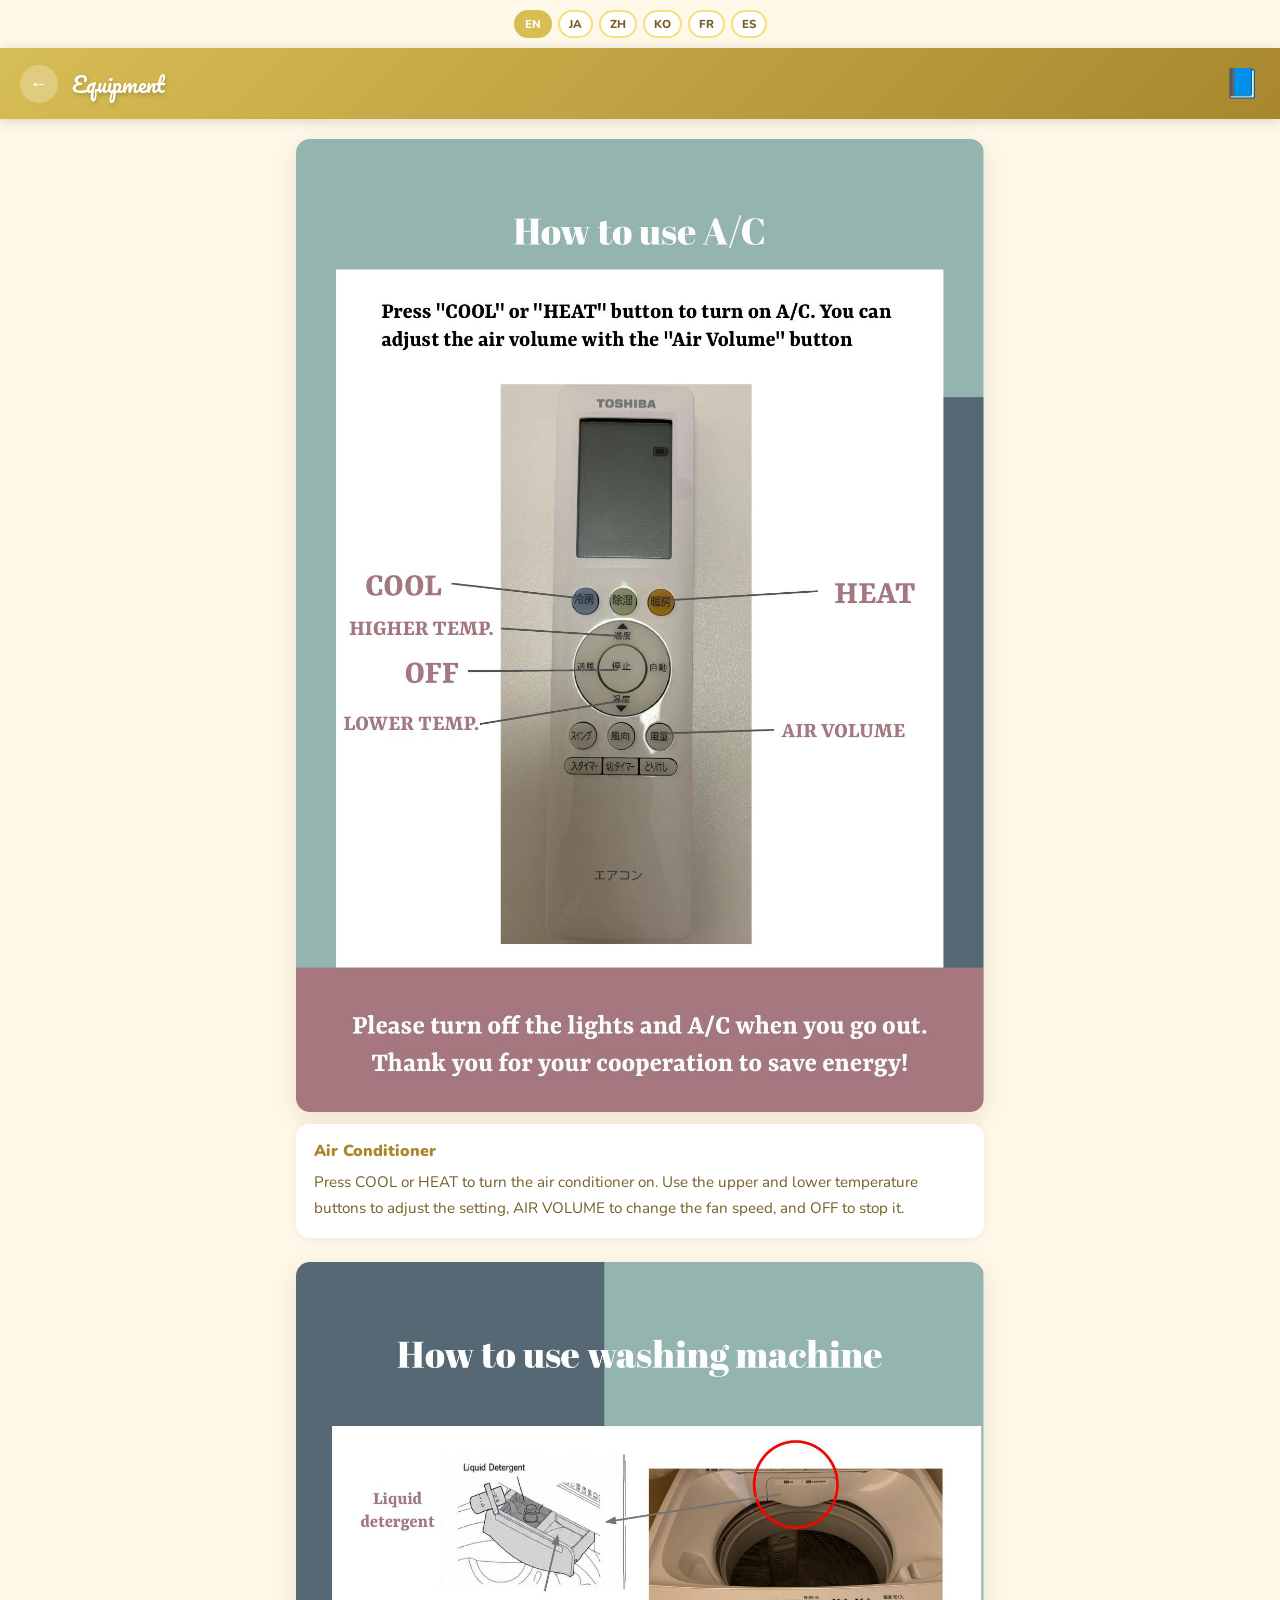
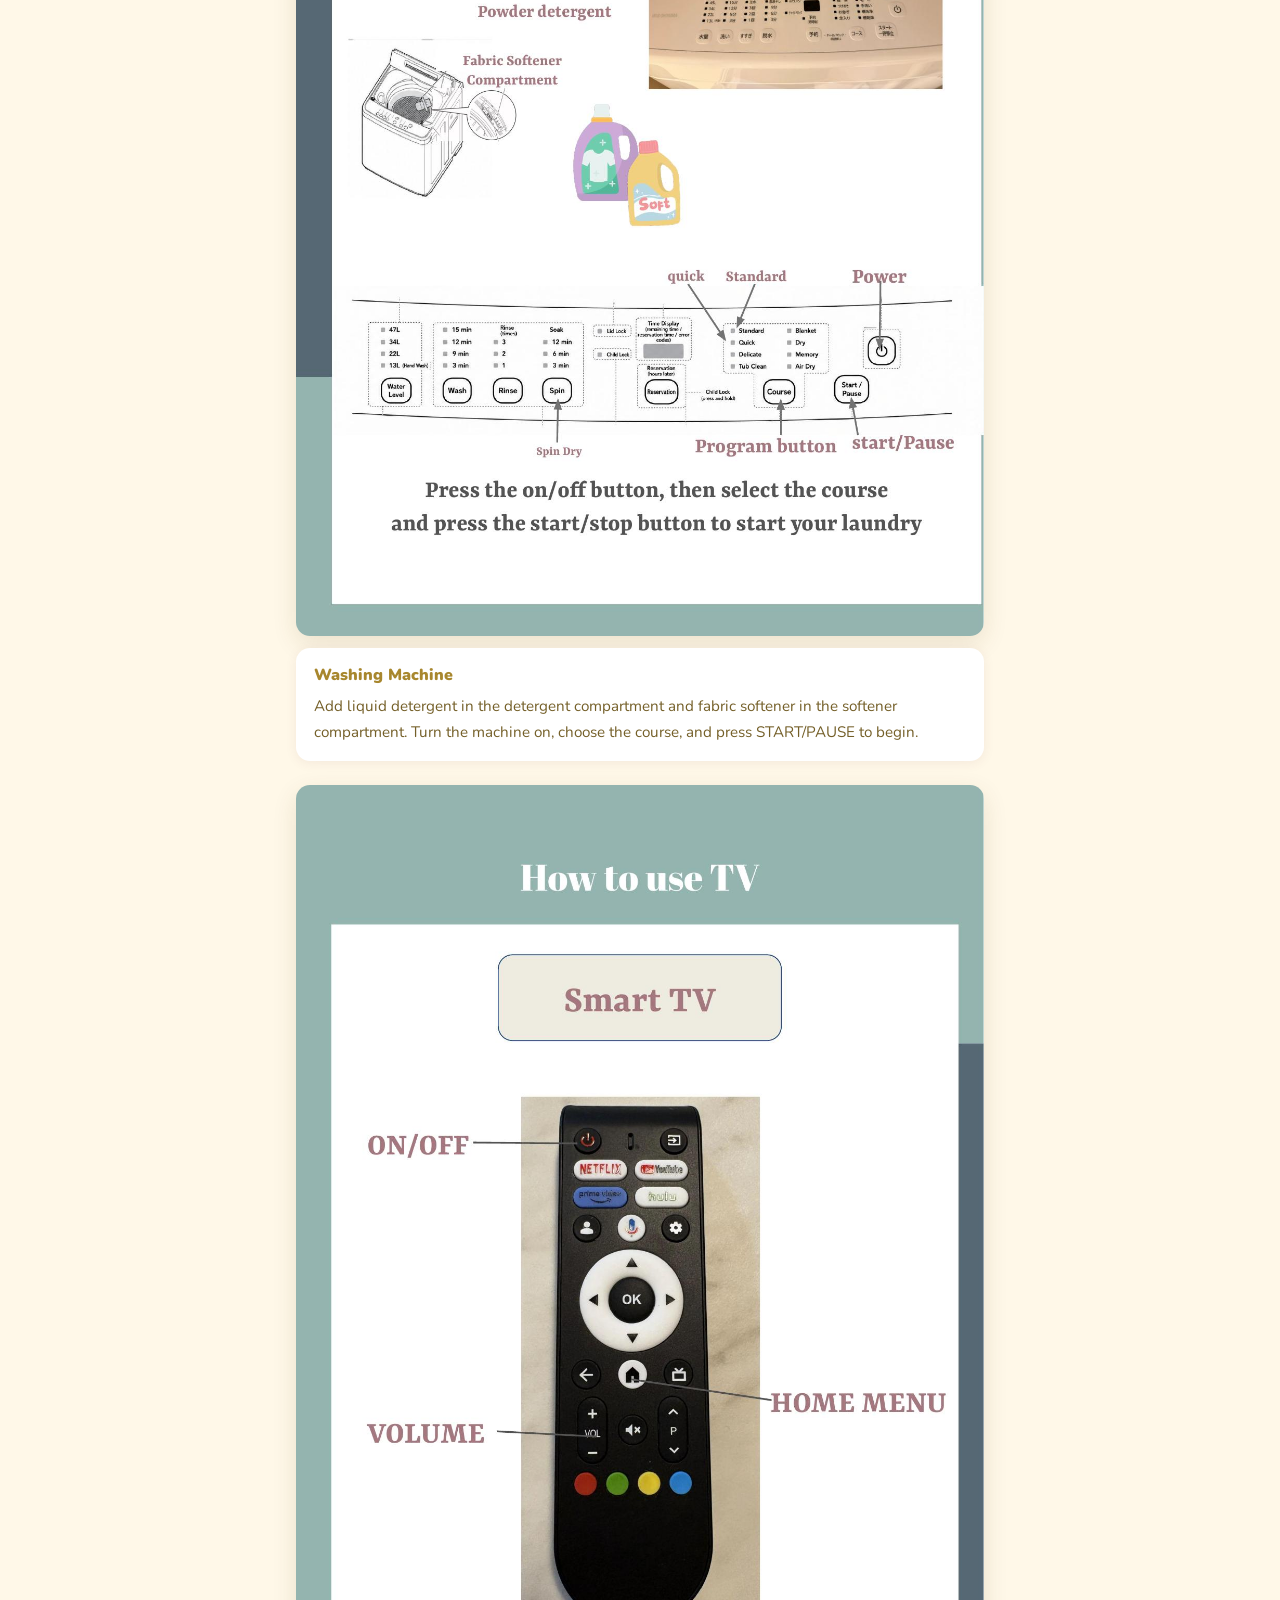
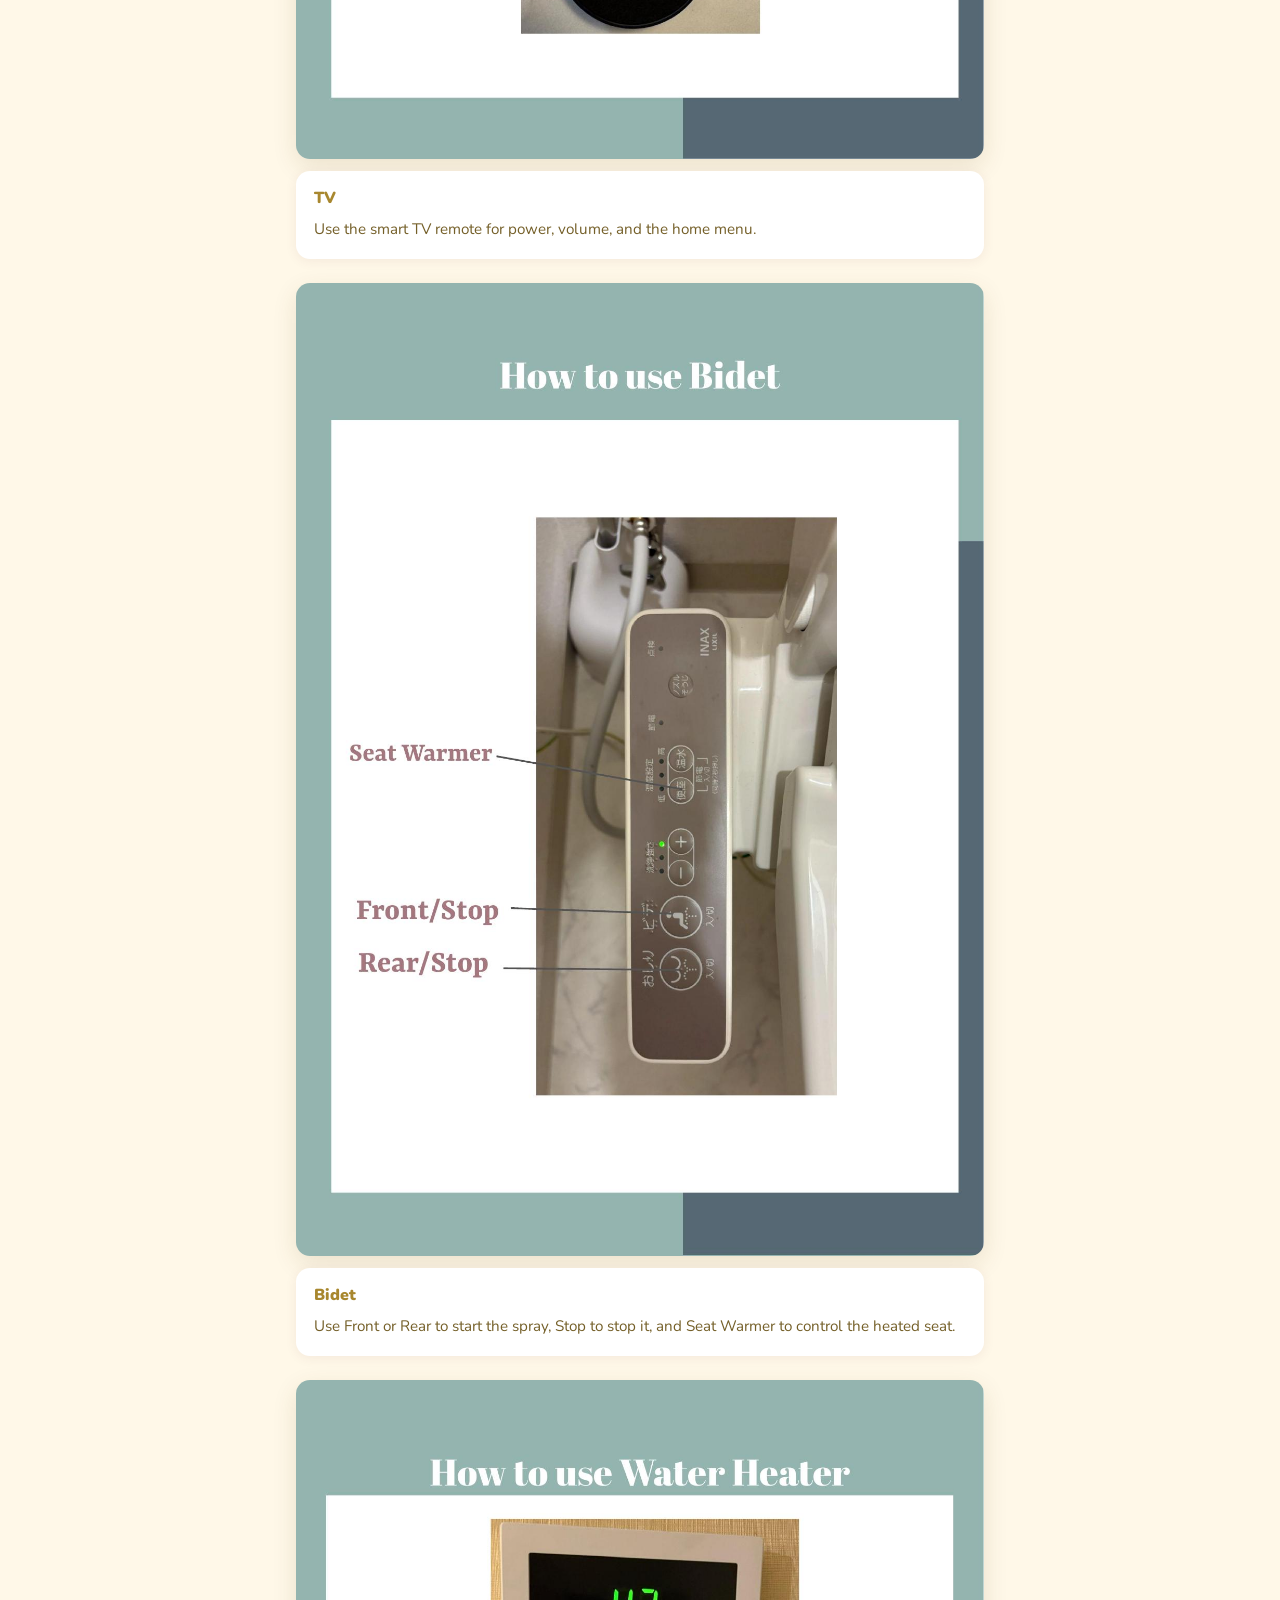
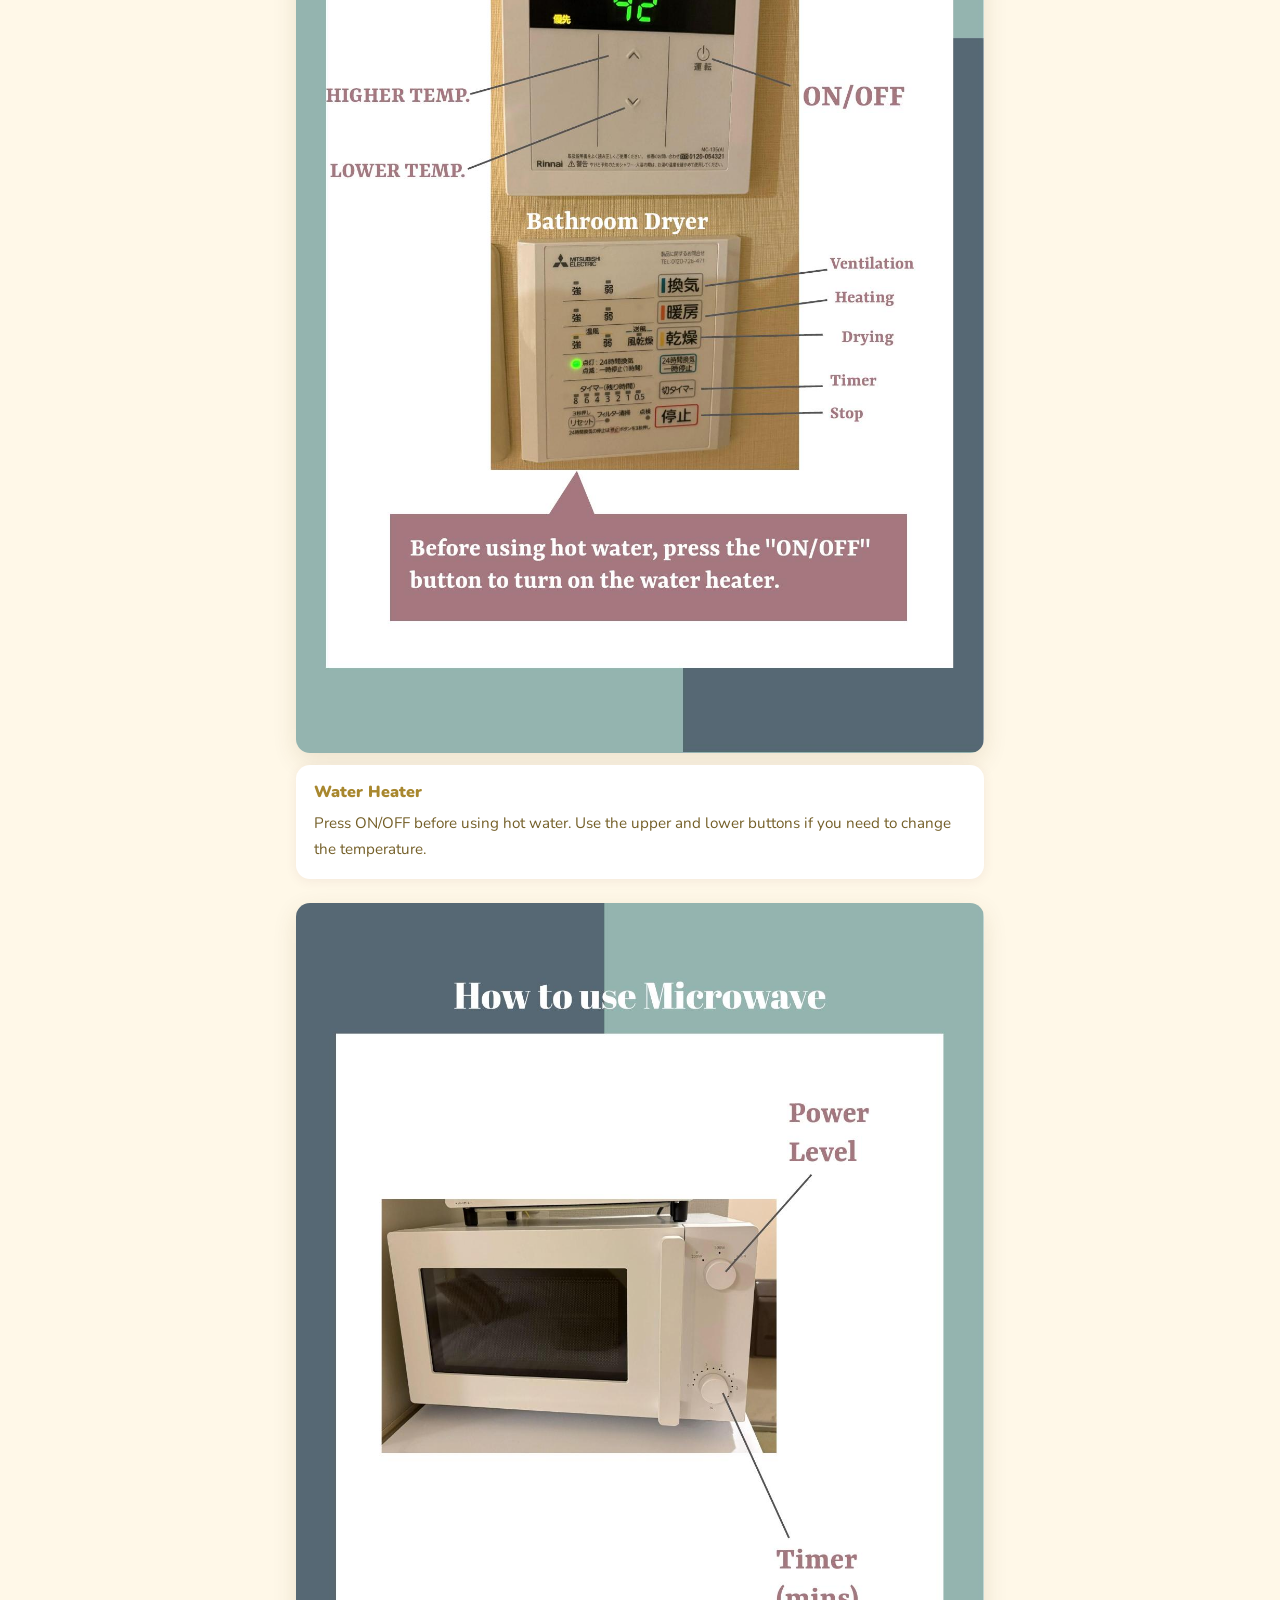
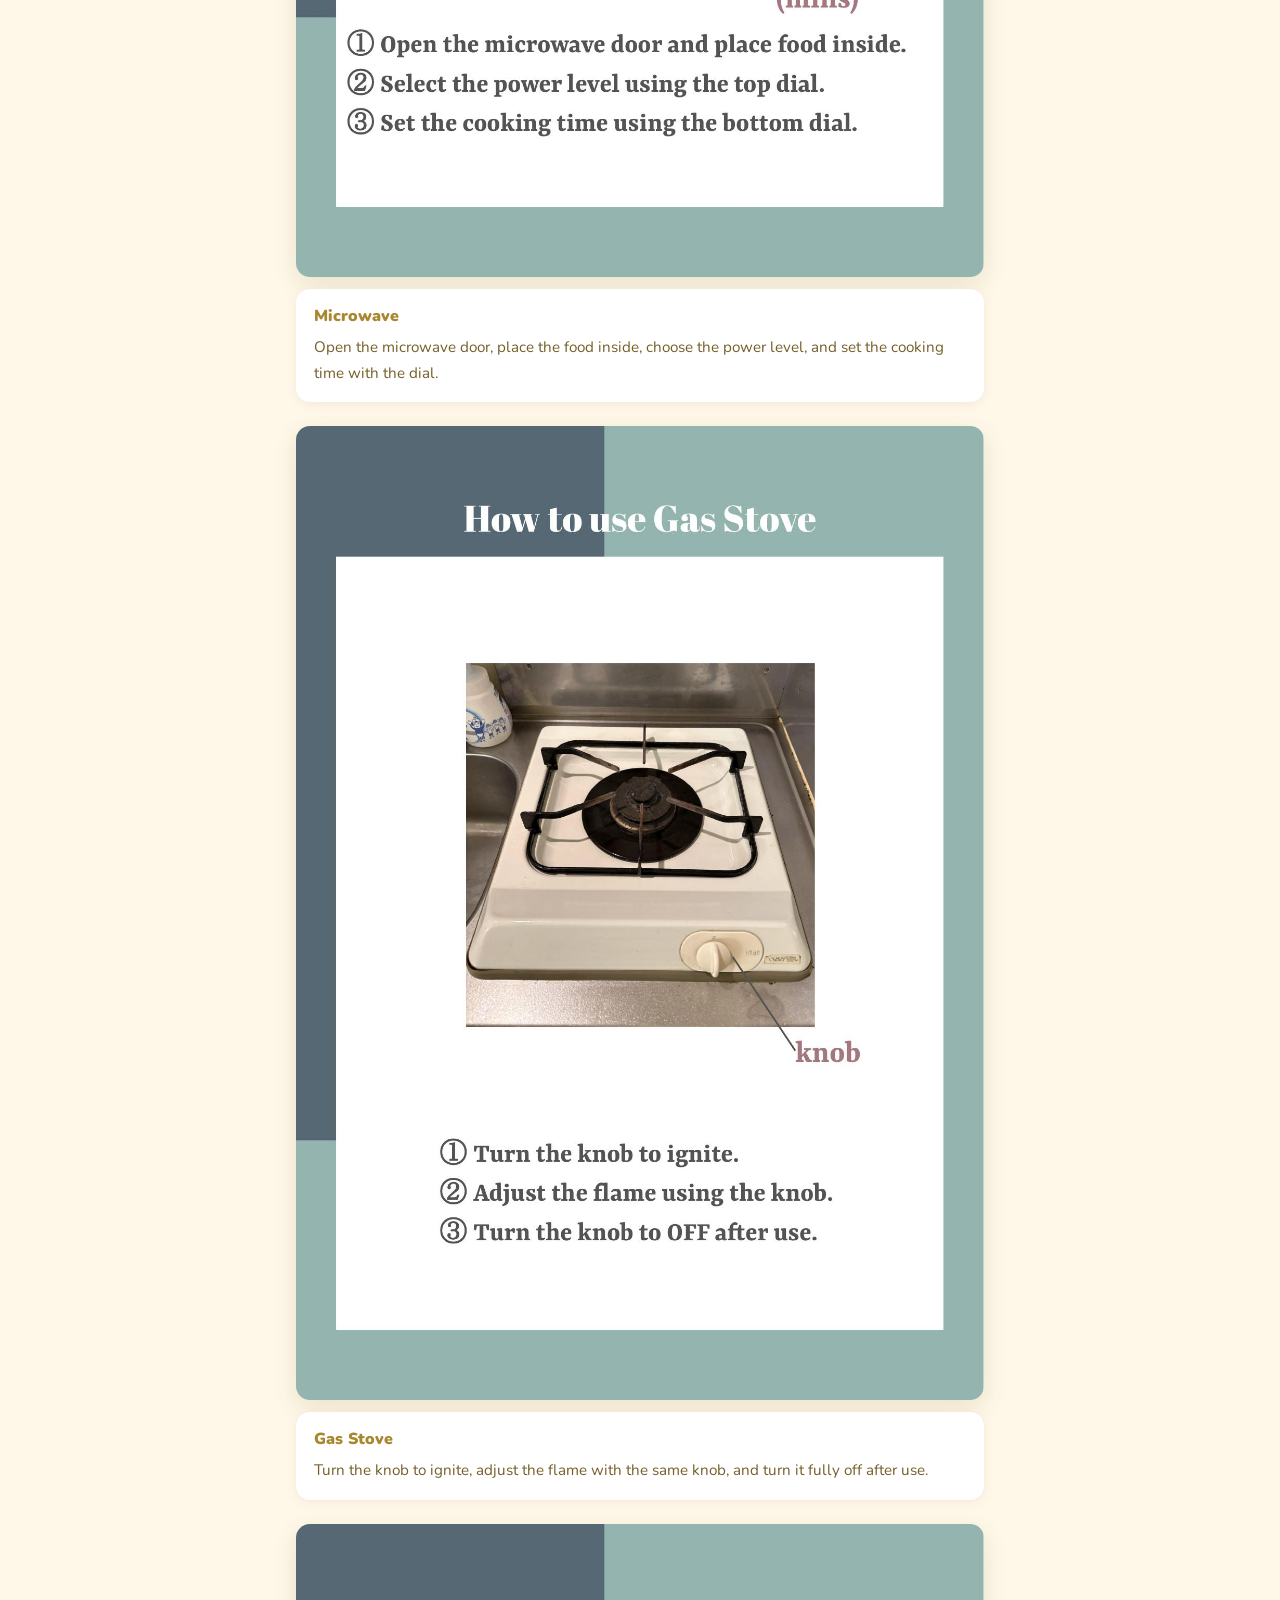
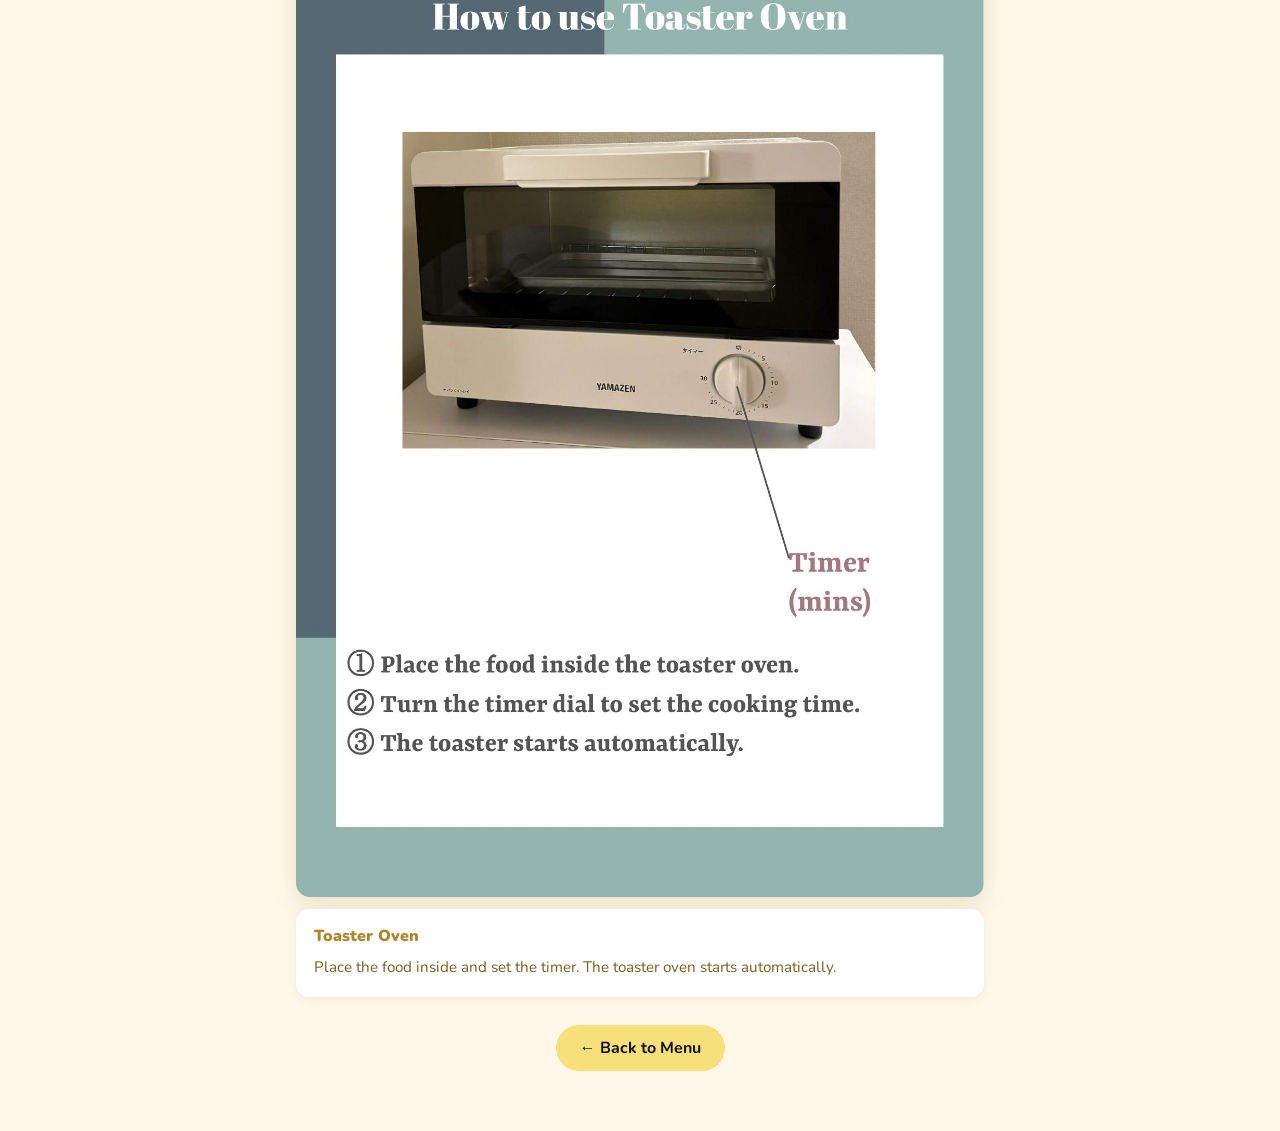
<file: equipment/index.html>
<!DOCTYPE html>
<html lang="en">
<head>
<meta charset="UTF-8">
<meta name="viewport" content="width=device-width, initial-scale=1.0">
<title>Equipment - Maison Notle 103</title>
<link href="https://fonts.googleapis.com/css2?family=Nunito:wght@600;700;800;900&family=Pacifico&display=swap" rel="stylesheet">
<link rel="stylesheet" href="../assets/cute-pack.css">
<link rel="stylesheet" href="../assets/i18n.css">
<style>
:root{--accent:#d7bd55;--accent-dark:#a8872e;--accent-light:#f7df7c;--cream:#fff8e8;--text-dark:#4a3b16;--text-mid:#745f28;}
*{box-sizing:border-box;margin:0;padding:0;}
body{font-family:'Nunito',sans-serif;background:var(--cream);color:var(--text-dark);min-height:100vh;}
.lang-bar{display:flex;justify-content:center;gap:6px;padding:10px 16px;flex-wrap:wrap;background:var(--cream);}
.lang-btn{border:2px solid var(--accent-light);background:rgba(255,255,255,0.92);border-radius:50px;padding:4px 9px;font-family:'Nunito',sans-serif;font-size:.72rem;font-weight:800;color:var(--text-mid);cursor:pointer;transition:all .2s;}
.lang-btn.active{background:var(--accent);border-color:var(--accent);color:#fff;}
.top-bar{background:linear-gradient(135deg,var(--accent) 0%,var(--accent-dark) 100%);padding:16px 20px;display:flex;align-items:center;gap:14px;position:sticky;top:0;z-index:10;box-shadow:0 2px 12px rgba(0,0,0,.15);}
.back-btn{background:rgba(255,255,255,.25);border:none;border-radius:50%;width:38px;height:38px;display:flex;align-items:center;justify-content:center;cursor:pointer;font-size:1.2rem;color:#fff;text-decoration:none;flex-shrink:0;transition:background .2s;}
.back-btn:hover{background:rgba(255,255,255,.4);}
.top-title{font-family:'Pacifico',cursive;font-size:1.3rem;color:#fff;text-shadow:1px 2px 4px rgba(0,0,0,.2);flex:1;}
.top-emoji{font-size:1.8rem;}
.content{padding:20px 16px 40px;max-width:720px;margin:0 auto;}
.equipment-item{margin:0 0 24px;}
.equipment-photo{width:100%;display:block;border-radius:14px;box-shadow:0 8px 24px rgba(92,64,12,.12);}
.info-card{background:#fff;border-radius:14px;padding:16px 18px;margin-top:12px;box-shadow:0 2px 12px rgba(120,50,80,.08);}
.info-card h3{font-size:1rem;font-weight:900;color:var(--accent-dark);margin-bottom:8px;}
.info-card p{font-size:.95rem;line-height:1.7;color:var(--text-mid);}
.back-footer{text-align:center;margin-top:28px;padding-bottom:20px;}
.back-footer a{display:inline-flex;align-items:center;gap:8px;color:#111;font-weight:700;font-size:1rem;text-decoration:none;background:var(--accent-light);padding:12px 24px;border-radius:50px;transition:opacity .2s;}
.back-footer a:hover{opacity:.8;}
</style>
</head>
<body>
<div class="lang-bar">
  <button class="lang-btn active" data-lang="en">EN</button>
  <button class="lang-btn" data-lang="ja">JA</button>
  <button class="lang-btn" data-lang="zh">ZH</button>
  <button class="lang-btn" data-lang="ko">KO</button>
  <button class="lang-btn" data-lang="fr">FR</button>
  <button class="lang-btn" data-lang="es">ES</button>
  <!-- Buttons use data-lang; shared i18n.js will bind clicks and persist language -->
  </div>
<div class="top-bar">
  <a class="back-btn" href="../">&larr;</a>
  <div class="top-title">Equipment</div>
  <div class="top-emoji">📘</div>
</div>
<main class="content">
  <div id="equipment-list"></div>
  <div class="back-footer"><a id="back-link" href="../">&larr; Back to Menu</a></div>
</main>
<script>
const STRINGS = {
  en: { back: '&larr; Back to Menu' },
  ja: { back: '&larr; メニューへ戻る' },
  zh: { back: '&larr; 返回菜单' },
  ko: { back: '&larr; 메뉴로 돌아가기' },
  fr: { back: '&larr; Retour au menu' },
  es: { back: '&larr; Volver al menu' }
};
const SECTIONS = [{"image": "./assets/pdf-pages/page-1.jpg", "title": {"en": "Air Conditioner", "ja": "エアコン", "zh": "空调", "ko": "에어컨", "fr": "Climatiseur", "es": "Aire acondicionado"}, "body": {"en": "Press COOL or HEAT to turn the air conditioner on. Use the upper and lower temperature buttons to adjust the setting, AIR VOLUME to change the fan speed, and OFF to stop it.", "ja": "冷房または暖房を押してエアコンを起動します。上下の温度ボタンで温度、AIR VOLUMEで風量を調整し、OFFで停止してください。", "zh": "按 COOL 或 HEAT 启动空调。用上下温度键调节温度，用 AIR VOLUME 调节风量，按 OFF 关闭。", "ko": "COOL 또는 HEAT 버튼으로 에어컨을 켜세요. 위아래 온도 버튼으로 온도를, AIR VOLUME으로 풍량을 조절하고 OFF로 끄면 됩니다.", "fr": "Appuyez sur COOL ou HEAT pour allumer la climatisation. Utilisez les boutons de temperature pour regler la temperature, AIR VOLUME pour la ventilation, puis OFF pour l arreter.", "es": "Pulse COOL o HEAT para encender el aire acondicionado. Use los botones de temperatura para ajustar la temperatura, AIR VOLUME para el caudal y OFF para apagarlo."}}, {"image": "./assets/pdf-pages/page-2.jpg", "title": {"en": "Washing Machine", "ja": "洗濯機", "zh": "洗衣机", "ko": "세탁기", "fr": "Machine a laver", "es": "Lavadora"}, "body": {"en": "Add liquid detergent in the detergent compartment and fabric softener in the softener compartment. Turn the machine on, choose the course, and press START/PAUSE to begin.", "ja": "洗剤投入口に液体洗剤、柔軟剤投入口に柔軟剤を入れてください。電源を入れ、コースを選び、START/PAUSEで洗濯を始めます。", "zh": "将液体洗涤剂加入洗剂格，将柔顺剂加入柔顺剂格。打开电源，选择程序后按 START/PAUSE 开始洗衣。", "ko": "세제 칸에 액체 세제를, 유연제 칸에 섬유유연제를 넣어 주세요. 전원을 켜고 코스를 선택한 뒤 START/PAUSE를 누르면 시작됩니다.", "fr": "Ajoutez la lessive liquide dans le compartiment detergent et l assouplissant dans le compartiment reserve. Allumez la machine, choisissez le programme puis appuyez sur START/PAUSE.", "es": "Ponga el detergente liquido en el compartimento del detergente y el suavizante en su compartimento. Encienda la maquina, elija el programa y pulse START/PAUSE."}}, {"image": "./assets/pdf-pages/page-3.jpg", "title": {"en": "TV", "ja": "テレビ", "zh": "电视", "ko": "TV", "fr": "Television", "es": "Television"}, "body": {"en": "Use the smart TV remote for power, volume, and the home menu.", "ja": "スマートテレビのリモコンで電源、音量、ホームメニューを操作できます。", "zh": "使用智能电视遥控器控制电源、音量和主菜单。", "ko": "스마트 TV 리모컨으로 전원, 음량, 홈 메뉴를 조작할 수 있습니다.", "fr": "Utilisez la telecommande de la Smart TV pour l alimentation, le volume et le menu principal.", "es": "Use el mando del Smart TV para el encendido, el volumen y el menu principal."}}, {"image": "./assets/pdf-pages/page-4.jpg", "title": {"en": "Bidet", "ja": "ウォシュレット", "zh": "智能马桶冲洗", "ko": "비데", "fr": "Bidet", "es": "Bide"}, "body": {"en": "Use Front or Rear to start the spray, Stop to stop it, and Seat Warmer to control the heated seat.", "ja": "前面または後面ボタンで洗浄を開始し、Stopで停止します。Seat Warmerで便座の温度を調整できます。", "zh": "按 Front 或 Rear 开始冲洗，按 Stop 停止，Seat Warmer 用于调节座圈加热。", "ko": "Front 또는 Rear 버튼으로 세정을 시작하고 Stop으로 멈춥니다. Seat Warmer로 변좌 온도를 조절할 수 있습니다.", "fr": "Utilisez Front ou Rear pour demarrer le jet, Stop pour l arreter, et Seat Warmer pour regler la lunette chauffante.", "es": "Use Front o Rear para iniciar el chorro, Stop para detenerlo y Seat Warmer para ajustar el asiento calefactado."}}, {"image": "./assets/pdf-pages/page-5.jpg", "title": {"en": "Water Heater", "ja": "給湯器", "zh": "热水器", "ko": "온수기", "fr": "Chauffe-eau", "es": "Calentador de agua"}, "body": {"en": "Press ON/OFF before using hot water. Use the upper and lower buttons if you need to change the temperature.", "ja": "お湯を使う前にON/OFFを押してください。温度を変えたいときは上下ボタンで調整します。", "zh": "使用热水前请先按 ON/OFF。如需调节温度，请使用上下按钮。", "ko": "온수를 사용하기 전에 ON/OFF를 눌러 주세요. 온도를 바꾸려면 위아래 버튼을 사용하면 됩니다.", "fr": "Appuyez sur ON/OFF avant d utiliser l eau chaude. Utilisez les boutons haut et bas pour changer la temperature si besoin.", "es": "Pulse ON/OFF antes de usar el agua caliente. Si necesita cambiar la temperatura, use los botones superior e inferior."}}, {"image": "./assets/pdf-pages/page-6.jpg", "title": {"en": "Microwave", "ja": "電子レンジ", "zh": "微波炉", "ko": "전자레인지", "fr": "Micro-ondes", "es": "Microondas"}, "body": {"en": "Open the microwave door, place the food inside, choose the power level, and set the cooking time with the dial.", "ja": "ドアを開けて食品を入れ、出力を選び、ダイヤルで加熱時間を設定してください。", "zh": "打开微波炉门放入食物，选择功率，然后用旋钮设定加热时间。", "ko": "문을 열고 음식을 넣은 뒤 출력 단계를 선택하고 다이얼로 가열 시간을 맞춰 주세요.", "fr": "Ouvrez la porte du micro-ondes, placez les aliments, choisissez la puissance puis reglez le temps avec la molette.", "es": "Abra la puerta del microondas, coloque la comida, elija la potencia y ajuste el tiempo con la rueda."}}, {"image": "./assets/pdf-pages/page-7.jpg", "title": {"en": "Gas Stove", "ja": "ガスコンロ", "zh": "燃气灶", "ko": "가스레인지", "fr": "Cuisiniere a gaz", "es": "Cocina de gas"}, "body": {"en": "Turn the knob to ignite, adjust the flame with the same knob, and turn it fully off after use.", "ja": "つまみを回して点火し、同じつまみで火力を調整します。使用後はしっかり消してください。", "zh": "转动旋钮点火，并用同一个旋钮调节火力。使用后请完全关闭。", "ko": "손잡이를 돌려 점화하고 같은 손잡이로 화력을 조절합니다. 사용 후에는 완전히 꺼 주세요.", "fr": "Tournez le bouton pour allumer, reglez la flamme avec ce meme bouton, puis fermez-le completement apres usage.", "es": "Gire la perilla para encender, ajuste la llama con la misma perilla y apaguela por completo despues de usarla."}}, {"image": "./assets/pdf-pages/page-8.jpg", "title": {"en": "Toaster Oven", "ja": "オーブントースター", "zh": "烤面包机", "ko": "토스터 오븐", "fr": "Mini four grille-pain", "es": "Horno tostador"}, "body": {"en": "Place the food inside and set the timer. The toaster oven starts automatically.", "ja": "食べ物を入れてタイマーを設定すると、自動で加熱が始まります。", "zh": "放入食物并设定定时器后，烤箱会自动开始加热。", "ko": "음식을 넣고 타이머를 맞추면 자동으로 작동합니다.", "fr": "Placez les aliments a l interieur et reglez le minuteur. Le mini four demarre automatiquement.", "es": "Coloque la comida dentro y ajuste el temporizador. El horno tostador empezara automaticamente."}}];
let currentLang = 'en';
function renderSections() {
  const list = document.getElementById('equipment-list');
  list.innerHTML = SECTIONS.map((section) => `
    <section class="equipment-item">
      <img src="${section.image}" alt="${section.title.en}" class="equipment-photo">
      <div class="info-card">
        <h3>${section.title[currentLang]}</h3>
        <p>${section.body[currentLang]}</p>
      </div>
    </section>
  `).join('');
  document.getElementById('back-link').innerHTML = STRINGS[currentLang].back;
}
// Re-render when global language is resolved or changed
document.addEventListener('i18n:ready', (e) => { currentLang = e.detail.lang; renderSections(); });
document.addEventListener('i18n:change', (e) => { currentLang = e.detail.lang; renderSections(); });
</script>
<script src="../assets/i18n.js" defer></script>
</body>
</html>
</file>
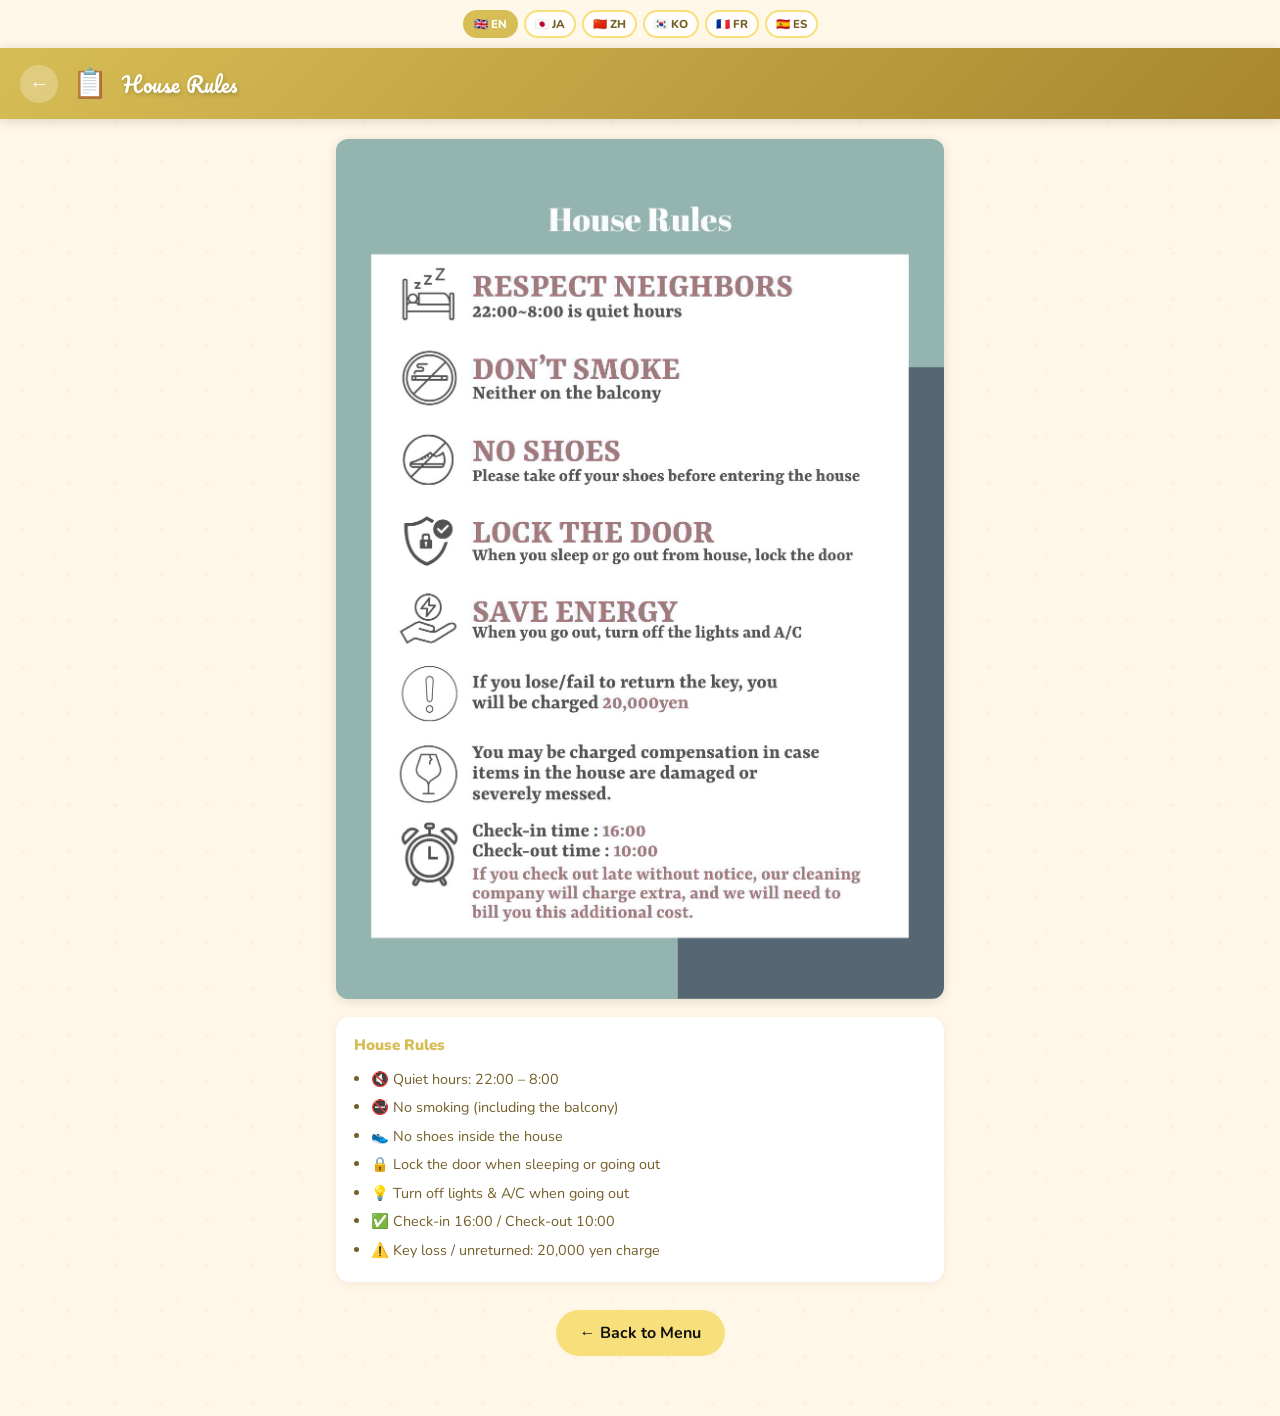
<file: house-rules/index.html>
<!DOCTYPE html>
<html lang="en">
<head>
<meta charset="UTF-8">
<link rel="icon" href="../index.html" rel="icon">
<meta name="viewport" content="width=device-width, initial-scale=1.0">
<title>House Rules — Maison Notle 103</title>
<link href="https://fonts.googleapis.com/css2?family=Nunito:wght@600;700;800;900&family=Pacifico&display=swap" rel="stylesheet">
<style>
:root{--accent:#d7bd55;--accent-light:#f7df7c;--cream:#fff8e8;--text-dark:#4a3b16;--text-mid:#745f28;}
*{box-sizing:border-box;margin:0;padding:0;}
body{font-family:'Nunito',sans-serif;background:var(--cream);color:var(--text-dark);min-height:100vh;}
.lang-bar{display:flex;justify-content:center;gap:6px;padding:10px 16px;flex-wrap:wrap;background:var(--cream);}
.lang-btn{border:2px solid var(--accent-light);background:rgba(255,255,255,0.92);border-radius:50px;padding:4px 9px;font-family:'Nunito',sans-serif;font-size:0.72rem;font-weight:800;color:var(--text-mid);cursor:pointer;transition:all 0.2s;}
.lang-btn.active{background:var(--accent);border-color:var(--accent);color:#fff;}
.top-bar{background:linear-gradient(135deg,var(--accent) 0%,#a8872e 100%);padding:16px 20px;display:flex;align-items:center;gap:14px;position:sticky;top:0;z-index:10;box-shadow:0 2px 12px rgba(0,0,0,0.15);}
.back-btn{background:rgba(255,255,255,0.25);border:none;border-radius:50%;width:38px;height:38px;display:flex;align-items:center;justify-content:center;cursor:pointer;font-size:1.2rem;color:#fff;text-decoration:none;flex-shrink:0;transition:background 0.2s;}
.back-btn:hover{background:rgba(255,255,255,0.4);}
.top-title{font-family:'Pacifico',cursive;font-size:1.3rem;color:#fff;text-shadow:1px 2px 4px rgba(0,0,0,0.2);flex:1;}
.top-emoji{font-size:1.8rem;}
.content{padding:20px 16px 40px;max-width:640px;margin:0 auto;}
.back-footer{text-align:center;margin-top:28px;padding-bottom:20px;}
.back-footer a{display:inline-flex;align-items:center;gap:8px;color:#111;font-weight:700;font-size:1rem;text-decoration:none;background:var(--accent-light);padding:12px 24px;border-radius:50px;transition:opacity 0.2s;}
.back-footer a:hover{opacity:0.8;}

  /* text info card */
  .info-card {
    background: #fff;
    border-radius: 14px;
    padding: 16px 18px;
    margin: 18px 0;
    box-shadow: 0 2px 12px rgba(120,50,80,0.08);
    font-size: 0.9rem;
    line-height: 1.7;
    color: var(--text-mid);
  }
  .info-card h3 {
    font-size: 0.95rem;
    font-weight: 900;
    color: var(--accent);
    margin-bottom: 8px;
  }
  .info-card ul { padding-left: 1.2em; }
  .info-card li { margin-bottom: 4px; }
  .info-card .tel {
    font-size: 1.1rem;
    font-weight: 900;
    color: var(--text-dark);
    letter-spacing: 0.03em;
  }
</style>
  <link rel="stylesheet" href="../assets/cute-pack.css">
  <style id="cute-pack-theme">:root{--cp-chip-a:#f4e5aa;--cp-chip-b:#fdf1f7;--cp-hover-shadow:rgba(241,214,107,.18);--cp-dot-1:rgba(249,168,212,.12);}</style>
</head>
<body>
<div class="lang-bar">
  <button class="lang-btn active" onclick="setLang('en',this)">🇬🇧 EN</button>
  <button class="lang-btn" onclick="setLang('ja',this)">🇯🇵 JA</button>
  <button class="lang-btn" onclick="setLang('zh',this)">🇨🇳 ZH</button>
  <button class="lang-btn" onclick="setLang('ko',this)">🇰🇷 KO</button>
  <button class="lang-btn" onclick="setLang('fr',this)">🇫🇷 FR</button>
  <button class="lang-btn" onclick="setLang('es',this)">🇪🇸 ES</button>
</div>
<div class="top-bar">
  <a href="../" class="back-btn">←</a>
  <span class="top-emoji">📋</span>
  <div class="top-title" data-i18n="pageTitle">House Rules</div>
</div>
<div class="content">
<img src="[data-uri]" alt="" style="width:100%;border-radius:12px;display:block;margin-bottom:16px;box-shadow:0 2px 12px rgba(0,0,0,0.12);">

<div class="info-card">
  <h3 data-i18n="houseRulesTitle">House Rules</h3>
  <ul>
    <li data-i18n="rule1">🔇 Quiet hours: 22:00 – 8:00</li>
    <li data-i18n="rule2">🚭 No smoking (including the balcony)</li>
    <li data-i18n="rule3">👟 No shoes inside the house</li>
    <li data-i18n="rule4">🔒 Lock the door when sleeping or going out</li>
    <li data-i18n="rule5">💡 Turn off lights &amp; A/C when going out</li>
    <li data-i18n="checkInOut">✅ Check-in 16:00 / Check-out 10:00</li>
    <li data-i18n="keyLoss">⚠️ Key loss / unreturned: 20,000 yen charge</li>
  </ul>
</div>

  <div class="back-footer">
  <a href="../" data-i18n="backToMenu">← Back to Menu</a>
</div>
</div>
<script>
const S={'en':{pageTitle:'House Rules',backToMenu:'← Back to Menu'}, 'ja':{pageTitle:'ハウスルール',backToMenu:'← メニューへ戻る'}, 'zh':{pageTitle:'房屋规定',backToMenu:'← 返回菜单'}, 'ko':{pageTitle:'하우스 룰',backToMenu:'← 메뉴로 돌아가기'}, 'fr':{pageTitle:'Règlement',backToMenu:'← Retour au menu'}, 'es':{pageTitle:'Normas',backToMenu:'← Volver al menú'}};
// Translations are applied by ../assets/i18n.js
</script>
  <script src="../assets/i18n.js" defer></script>
  <script src="../assets/cute-pack.js" defer></script>
</body>
</html>
</file>
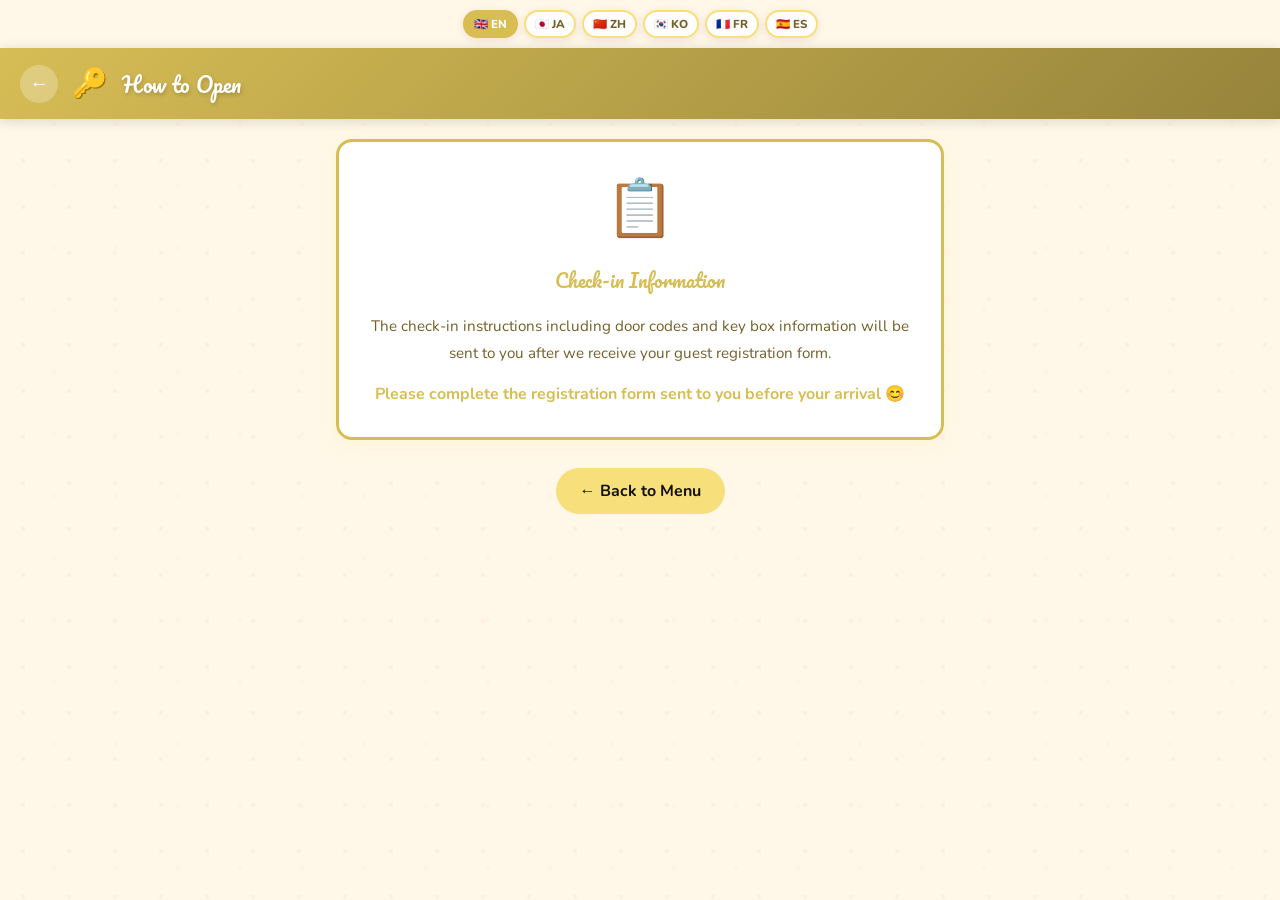
<file: how-to-open/index.html>
<!DOCTYPE html>
<html lang="en">
<head>
<meta charset="UTF-8">
<link rel="icon" href="data:image/svg+xml,<svg xmlns='http://www.w3.org/2000/svg' viewBox='0 0 32 32'><rect width='32' height='32' rx='10' fill='%23fff1f6'/><rect x='20' y='7' width='3' height='6' rx='1.5' fill='none' stroke='%23d9467d' stroke-width='1.6'/><path d='M5,17 Q5,15 7,14 L16,6 L25,14 Q27,15 27,17 Z' fill='none' stroke='%23d9467d' stroke-width='2' stroke-linejoin='round' stroke-linecap='round'/><rect x='7' y='16' width='18' height='11' rx='2.5' fill='none' stroke='%23d9467d' stroke-width='2'/><path d='M14,27 L14,22 Q14,19.5 16,19.5 Q18,19.5 18,22 L18,27' fill='none' stroke='%23d9467d' stroke-width='1.6'/><circle cx='10.5' cy='21' r='2' fill='none' stroke='%23d9467d' stroke-width='1.5'/><circle cx='21.5' cy='21' r='2' fill='none' stroke='%23d9467d' stroke-width='1.5'/></svg>">
<meta name="viewport" content="width=device-width, initial-scale=1.0">
<title>How to Open — Maison Notle 103</title>
<link href="https://fonts.googleapis.com/css2?family=Nunito:wght@600;700;800;900&family=Pacifico&display=swap" rel="stylesheet">
<link rel="stylesheet" href="../assets/i18n.css">
<style>
  :root{--accent:#d7bd55;--accent-light:#f7df7c;--cream:#fff8e8;--text-dark:#4a3b16;--text-mid:#745f28;}
  *{box-sizing:border-box;margin:0;padding:0;}
  body{font-family:'Nunito',sans-serif;background:var(--cream);color:var(--text-dark);min-height:100vh;}
  .top-bar{background:linear-gradient(135deg,var(--accent) 0%,color-mix(in srgb,var(--accent) 70%,black) 100%);padding:16px 20px;display:flex;align-items:center;gap:14px;position:sticky;top:0;z-index:10;box-shadow:0 2px 12px rgba(0,0,0,0.15);}
  .back-btn{background:rgba(255,255,255,0.25);border:none;border-radius:50%;width:38px;height:38px;display:flex;align-items:center;justify-content:center;cursor:pointer;font-size:1.2rem;color:#fff;text-decoration:none;flex-shrink:0;transition:background 0.2s;}
  .back-btn:hover{background:rgba(255,255,255,0.4);}
  .top-title{font-family:'Pacifico',cursive;font-size:1.3rem;color:#fff;text-shadow:1px 2px 4px rgba(0,0,0,0.2);flex:1;}
  .top-emoji{font-size:1.8rem;}
  .content{padding:20px 16px 40px;max-width:640px;margin:0 auto;}
  .back-footer{text-align:center;margin-top:28px;padding-bottom:20px;}
  .back-footer a{display:inline-flex;align-items:center;gap:8px;color:#111;font-weight:700;font-size:1rem;text-decoration:none;background:var(--accent-light);padding:12px 24px;border-radius:50px;transition:opacity 0.2s;}
  .back-footer a:hover{opacity:0.8;}
  .lang-bar{display:flex;justify-content:center;gap:6px;padding:10px 16px;flex-wrap:wrap;background:var(--cream);}
  .lang-btn{border:2px solid var(--accent-light);background:rgba(255,255,255,0.92);border-radius:50px;padding:4px 9px;font-family:'Nunito',sans-serif;font-size:0.72rem;font-weight:800;color:var(--text-mid);cursor:pointer;transition:all 0.2s;box-shadow:0 2px 8px rgba(120,50,80,0.12);}
  .lang-btn.active{background:var(--accent);border-color:var(--accent);color:#fff;}
  .lang-btn:hover:not(.active){border-color:var(--accent);color:var(--accent);}
  .notice-card{background:#fff;border:3px solid var(--accent);border-radius:16px;padding:28px 24px;text-align:center;box-shadow:0 4px 20px rgba(241,214,107,0.15);margin-bottom:24px;}
  .notice-card .notice-icon{font-size:3.5rem;margin-bottom:16px;display:block;}
  .notice-card .notice-title{font-family:'Pacifico',cursive;font-size:1.2rem;color:var(--accent);margin-bottom:16px;}
  .notice-card .notice-body{font-size:0.95rem;line-height:1.8;color:var(--text-mid);}
  .notice-card .notice-body strong{color:var(--accent);display:block;margin-top:12px;font-size:1rem;}
</style>
  <link rel="stylesheet" href="../assets/cute-pack.css">
  <style id="cute-pack-theme">:root{--cp-chip-a:#f4e5aa;--cp-chip-b:#fdf1f7;--cp-hover-shadow:rgba(241,214,107,.18);--cp-dot-1:rgba(249,168,212,.12);}</style>
</head>
<body>
<div class="lang-bar">
  <button class="lang-btn active" onclick="setLang('en',this)">🇬🇧 EN</button>
  <button class="lang-btn" onclick="setLang('ja',this)">🇯🇵 JA</button>
  <button class="lang-btn" onclick="setLang('zh',this)">🇨🇳 ZH</button>
  <button class="lang-btn" onclick="setLang('ko',this)">🇰🇷 KO</button>
  <button class="lang-btn" onclick="setLang('fr',this)">🇫🇷 FR</button>
  <button class="lang-btn" onclick="setLang('es',this)">🇪🇸 ES</button>
</div>
<div class="top-bar">
  <a href="../" class="back-btn">&#8592;</a>
  <span class="top-emoji">&#x1F511;</span>
  <div class="top-title" data-i18n="pageTitle">How to Open</div>
</div>
<div class="content">
  <div class="notice-card">
    <span class="notice-icon">&#x1F4CB;</span>
    <div class="notice-title" data-i18n="cardTitle">Check-in Information</div>
    <div class="notice-body">
      <span data-i18n="cardBody">The check-in instructions including door codes and key box information will be sent to you after we receive your guest registration form.</span>
      <strong data-i18n="cardSub">Please complete the registration form sent to you before your arrival &#x1F60A;</strong>
    </div>
  </div>
  <div class="back-footer">
    <a href="../" data-i18n="backToMenu">&#8592; Back to Menu</a>
  </div>
</div>
<script>
const S={
  en:{pageTitle:"How to Open",cardTitle:"Check-in Information",cardBody:"The check-in instructions including door codes and key box information will be sent to you after we receive your guest registration form.",cardSub:"Please complete the registration form sent to you before your arrival \u{1F60A}",backToMenu:"\u2190 Back to Menu"},
  ja:{pageTitle:"\u5165\u5BA4\u65B9\u6CD5",cardTitle:"\u30C1\u30A7\u30C3\u30AF\u30A4\u30F3\u60C5\u5831\u306B\u3064\u3044\u3066",cardBody:"\u5BBF\u6CCA\u8005\u540D\u7C3F\u306E\u3054\u63D0\u51FA\u5F8C\u306B\u3001\u30C9\u30A2\u30B3\u30FC\u30C9\u3084\u30AD\u30FC\u30DC\u30C3\u30AF\u30B9\u306E\u60C5\u5831\u3092\u542B\u3080\u30C1\u30A7\u30C3\u30AF\u30A4\u30F3\u6848\u5185\u3092\u304A\u9001\u308A\u3055\u305B\u3066\u3044\u305F\u3060\u3044\u3066\u3044\u307E\u3059\u3002",cardSub:"\u3054\u5230\u7740\u524D\u306B\u3001\u304A\u9001\u308A\u3057\u305F\u5BBF\u6CCA\u8005\u540D\u7C3F\u30D5\u30A9\u30FC\u30E0\u306E\u3054\u8A18\u5165\u3092\u304A\u9858\u3044\u3044\u305F\u3057\u307E\u3059 \u{1F60A}",backToMenu:"\u2190 \u30E1\u30CB\u30E5\u30FC\u3078\u623B\u308B"},
  zh:{pageTitle:"\u5165\u5BA4\u65B9\u6CD5",cardTitle:"\u5165\u4F4F\u4FE1\u606F",cardBody:"\u6536\u5230\u60A8\u63D0\u4EA4\u7684\u4F4F\u5BA2\u767B\u8BB0\u8868\u540E\uFF0C\u6211\u4EEC\u5C06\u5411\u60A8\u53D1\u9001\u5305\u542B\u95E8\u9501\u5BC6\u7801\u548C\u9470\u5319\u7BB1\u4FE1\u606F\u5728\u5185\u7684\u5165\u4F4F\u8BF4\u660E\u3002",cardSub:"\u8BF7\u5728\u62B5\u8FBE\u524D\u586B\u5199\u6211\u4EEC\u53D1\u9001\u7ED9\u60A8\u7684\u4F4F\u5BA2\u767B\u8BB0\u8868 \u{1F60A}",backToMenu:"\u2190 \u8FD4\u56DE\u83DC\u5355"},
  ko:{pageTitle:"\uC785\uC2E4 \uBC29\uBC95",cardTitle:"\uCCB4\uD06C\uC778 \uC548\uB0B4",cardBody:"\uC22D\uBC15\uC790 \uBA85\uBD80\uB97C \uC81C\uCD9C\uD574 \uC8FC\uC2E0 \uD6C4, \uB3C4\uC5B4 \ucF54\ub4dc \uBC0F \uD0A4\uBC15\uC2A4 \uC815\uBCF4\uB97C \uD3EC\uD568\uD55C \uCCB4\uD06C\uC778 \uC548\uB0B4\uB97C \uBCF4\uB0B4\uB4DC\uB9BD\uB2C8\uB2E4.",cardSub:"\uB3C4\uCC29 \uC804\uC5D0 \uBCF4\uB0B4\uB4DC\uB9B0 \uC22D\uBC15\uC790 \uB4F1\uB85D \uC591\uC2DD\uC744 \uC791\uC131\uD574 \uC8FC\uC138\uC694 \u{1F60A}",backToMenu:"\u2190 \uBA54\uB274\uB85C \uB3CC\uC544\uAC00\uAE30"},
  fr:{pageTitle:"Comment entrer",cardTitle:"Informations d\u1039arriv\u00E9e",cardBody:"Les instructions d\u1039arriv\u00E9e incluant le code de la porte et les informations du bo\u00EEtier \u00E0 cl\u00E9s vous seront envoy\u00E9es apr\u00E8s r\u00E9ception de votre formulaire d\u1039enregistrement.",cardSub:"Veuillez remplir le formulaire d\u1039enregistrement envoy\u00E9 avant votre arriv\u00E9e \u{1F60A}",backToMenu:"\u2190 Retour au menu"},
  es:{pageTitle:"C\u00F3mo entrar",cardTitle:"Informaci\u00F3n de entrada",cardBody:"Las instrucciones de entrada, incluyendo los c\u00F3digos de la puerta y la caja de llaves, se le enviar\u00E1n tras recibir su formulario de registro de hu\u00E9spedes.",cardSub:"Por favor complete el formulario de registro enviado antes de su llegada \u{1F60A}",backToMenu:"\u2190 Volver al men\u00FA"}
};
// Translations are applied by ../assets/i18n.js
</script>
  <script src="../assets/i18n.js" defer></script>
  <script src="../assets/cute-pack.js" defer></script>
</body>
</html>
</file>
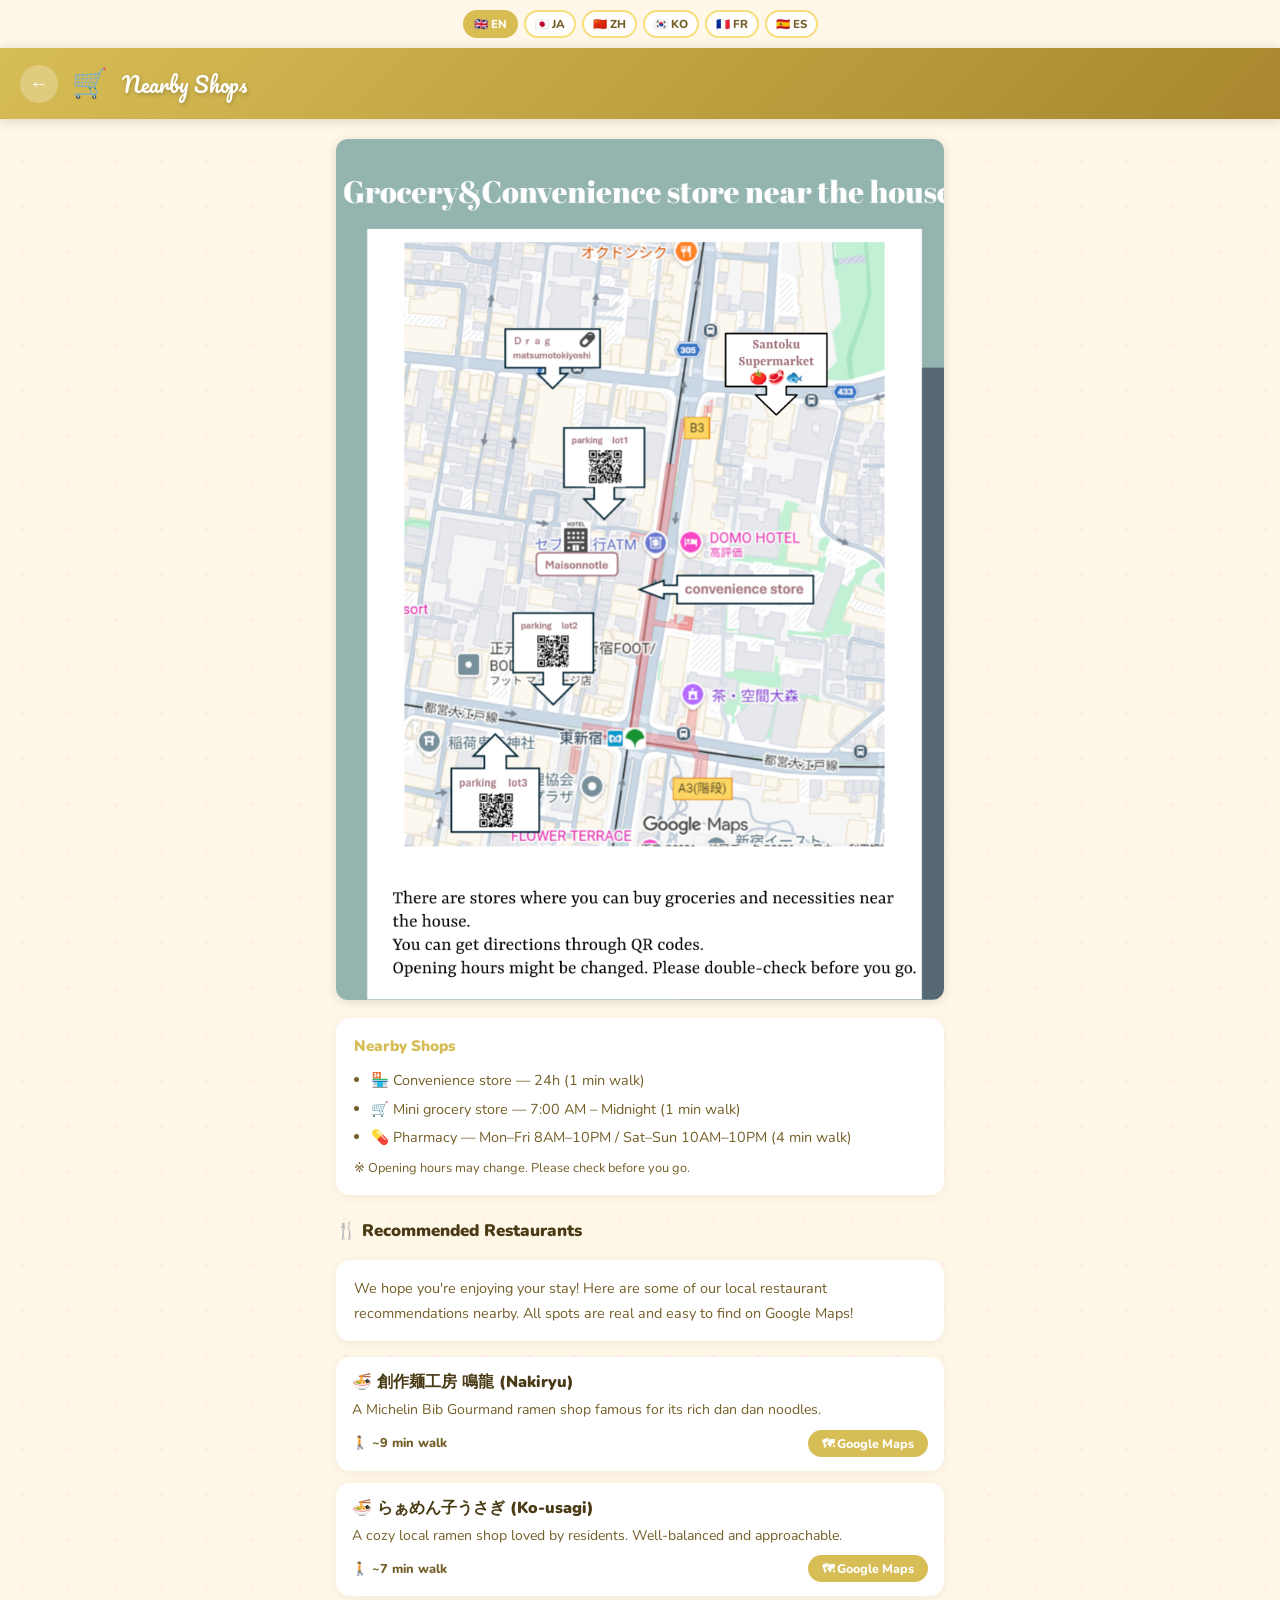
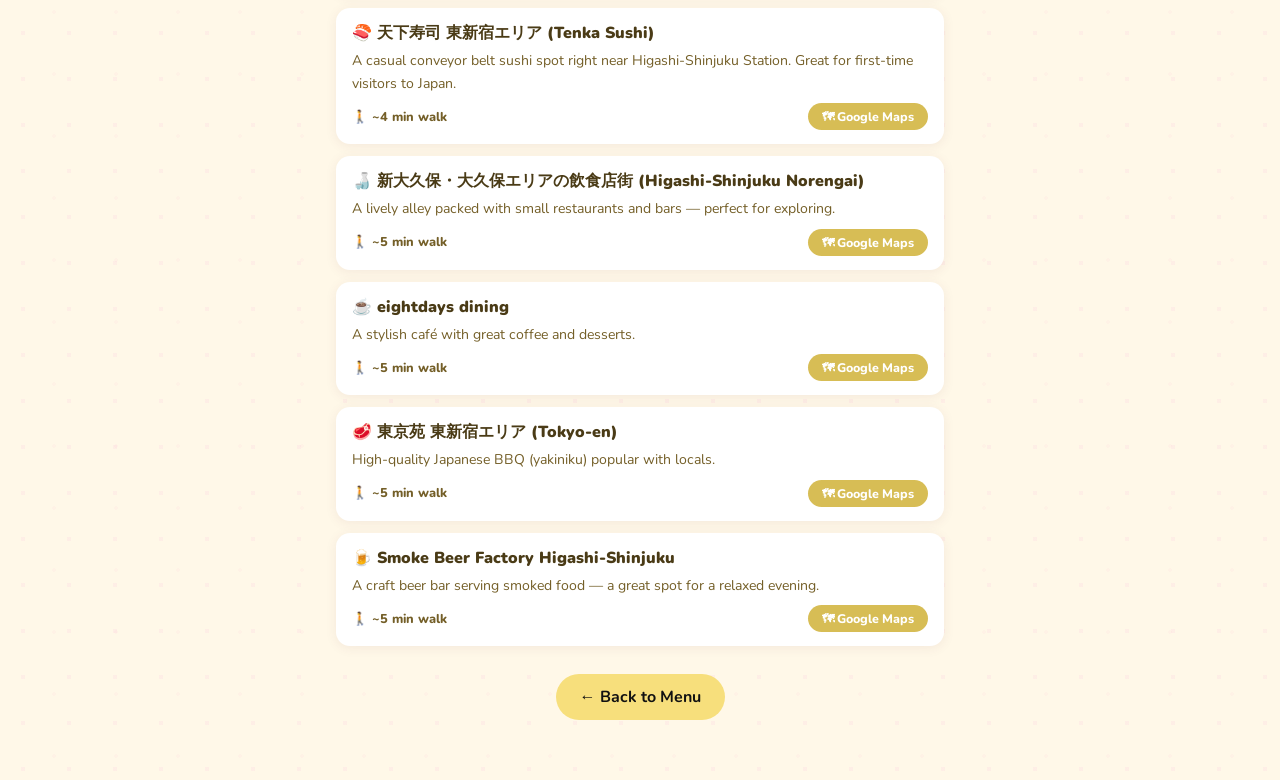
<file: nearby-shops/index.html>
<!DOCTYPE html>
<html lang="en">
<head>
<meta charset="UTF-8">
<link rel="icon" href="../index.html" rel="icon">
<meta name="viewport" content="width=device-width, initial-scale=1.0">
<title>Nearby Shops — Maison Notle 103</title>
<link href="https://fonts.googleapis.com/css2?family=Nunito:wght@600;700;800;900&family=Pacifico&display=swap" rel="stylesheet">
<link rel="stylesheet" href="../assets/i18n.css">
<style>
:root{--accent:#d7bd55;--accent-light:#f7df7c;--cream:#fff8e8;--text-dark:#4a3b16;--text-mid:#745f28;}
*{box-sizing:border-box;margin:0;padding:0;}
body{font-family:'Nunito',sans-serif;background:var(--cream);color:var(--text-dark);min-height:100vh;}
.lang-bar{display:flex;justify-content:center;gap:6px;padding:10px 16px;flex-wrap:wrap;background:var(--cream);}
.lang-btn{border:2px solid var(--accent-light);background:rgba(255,255,255,0.92);border-radius:50px;padding:4px 9px;font-family:'Nunito',sans-serif;font-size:0.72rem;font-weight:800;color:var(--text-mid);cursor:pointer;transition:all 0.2s;}
.lang-btn.active{background:var(--accent);border-color:var(--accent);color:#fff;}
.top-bar{background:linear-gradient(135deg,var(--accent) 0%,#a8872e 100%);padding:16px 20px;display:flex;align-items:center;gap:14px;position:sticky;top:0;z-index:10;box-shadow:0 2px 12px rgba(0,0,0,0.15);}
.back-btn{background:rgba(255,255,255,0.25);border:none;border-radius:50%;width:38px;height:38px;display:flex;align-items:center;justify-content:center;cursor:pointer;font-size:1.2rem;color:#fff;text-decoration:none;flex-shrink:0;transition:background 0.2s;}
.back-btn:hover{background:rgba(255,255,255,0.4);}
.top-title{font-family:'Pacifico',cursive;font-size:1.3rem;color:#fff;text-shadow:1px 2px 4px rgba(0,0,0,0.2);flex:1;}
.top-emoji{font-size:1.8rem;}
.content{padding:20px 16px 40px;max-width:640px;margin:0 auto;}
.back-footer{text-align:center;margin-top:28px;padding-bottom:20px;}
.back-footer a{display:inline-flex;align-items:center;gap:8px;color:#111;font-weight:700;font-size:1rem;text-decoration:none;background:var(--accent-light);padding:12px 24px;border-radius:50px;transition:opacity 0.2s;}
.back-footer a:hover{opacity:0.8;}

  /* text info card */
  .info-card {
    background: #fff;
    border-radius: 14px;
    padding: 16px 18px;
    margin: 18px 0;
    box-shadow: 0 2px 12px rgba(120,50,80,0.08);
    font-size: 0.9rem;
    line-height: 1.7;
    color: var(--text-mid);
  }
  .info-card h3 {
    font-size: 0.95rem;
    font-weight: 900;
    color: var(--accent);
    margin-bottom: 8px;
  }
  .info-card ul { padding-left: 1.2em; }
  .info-card li { margin-bottom: 4px; }
  .info-card .tel {
    font-size: 1.1rem;
    font-weight: 900;
    color: var(--text-dark);
    letter-spacing: 0.03em;
  }

  .resto-card {
    background: #fff;
    border-radius: 14px;
    padding: 14px 16px;
    margin-bottom: 12px;
    box-shadow: 0 2px 12px rgba(120,50,80,0.08);
  }
  .resto-card .resto-name {
    font-size: 1rem;
    font-weight: 900;
    color: var(--text-dark);
    margin-bottom: 6px;
  }
  .resto-card .resto-desc {
    font-size: 0.88rem;
    line-height: 1.6;
    color: var(--text-mid);
    margin-bottom: 8px;
  }
  .resto-card .resto-footer {
    display: flex;
    align-items: center;
    justify-content: space-between;
    flex-wrap: wrap;
    gap: 8px;
  }
  .resto-card .resto-walk {
    font-size: 0.8rem;
    font-weight: 800;
    color: var(--text-mid);
  }
  .resto-card .map-btn {
    display: inline-flex;
    align-items: center;
    gap: 5px;
    background: var(--accent);
    color: #fff;
    text-decoration: none;
    padding: 5px 14px;
    border-radius: 50px;
    font-size: 0.78rem;
    font-weight: 800;
    transition: opacity 0.2s;
  }
  .resto-card .map-btn:hover { opacity: 0.85; }
  .section-heading {
    font-size: 1.05rem;
    font-weight: 900;
    color: var(--text-dark);
    margin: 24px 0 12px;
    display: flex;
    align-items: center;
    gap: 8px;
  }
</style>
  <link rel="stylesheet" href="../assets/cute-pack.css">
  <style id="cute-pack-theme">:root{--cp-chip-a:#f4e5aa;--cp-chip-b:#fdf1f7;--cp-hover-shadow:rgba(241,214,107,.18);--cp-dot-1:rgba(249,168,212,.12);}</style>
</head>
<body>
<div class="lang-bar">
  <button class="lang-btn active" onclick="setLang('en',this)">🇬🇧 EN</button>
  <button class="lang-btn" onclick="setLang('ja',this)">🇯🇵 JA</button>
  <button class="lang-btn" onclick="setLang('zh',this)">🇨🇳 ZH</button>
  <button class="lang-btn" onclick="setLang('ko',this)">🇰🇷 KO</button>
  <button class="lang-btn" onclick="setLang('fr',this)">🇫🇷 FR</button>
  <button class="lang-btn" onclick="setLang('es',this)">🇪🇸 ES</button>
</div>
<div class="top-bar">
  <a href="../" class="back-btn">←</a>
  <span class="top-emoji">🛒</span>
  <div class="top-title" data-i18n="pageTitle">Nearby Shops</div>
</div>
<div class="content">
<img src="assets/maison-notle-nearby-map.png" alt="Map of grocery stores, convenience stores, pharmacies, and nearby parking around Maison Notle" style="width:100%;border-radius:12px;display:block;margin-bottom:16px;box-shadow:0 2px 12px rgba(0,0,0,0.12);">

<div class="info-card">
  <h3 data-i18n="shopsTitle">Nearby Shops</h3>
  <ul>
    <li data-i18n="shop1">🏪 Convenience store — 24h (1 min walk)</li>
    <li data-i18n="shop2">🛒 Mini grocery store — 7:00 AM – Midnight (1 min walk)</li>
    <li data-i18n="shop3">💊 Pharmacy — Mon–Fri 8AM–10PM / Sat–Sun 10AM–10PM (4 min walk)</li>
  </ul>
  <p style="font-size:0.8rem;margin-top:8px;color:var(--text-mid)" data-i18n="shopsNote">※ Opening hours may change. Please check before you go.</p>
</div>

  
<div class="section-heading" data-i18n="foodTitle">🍴 Recommended Restaurants</div>
<p class="info-card" style="margin-bottom:16px" data-i18n="foodIntro">We hope you're enjoying your stay! Here are some of our local restaurant recommendations nearby. All spots are real and easy to find on Google Maps!</p>

<div class="resto-card">
  <div class="resto-name">🍜 創作麺工房 鳴龍 (Nakiryu)</div>
  <div class="resto-desc" data-i18n="r1desc">A Michelin Bib Gourmand ramen shop famous for its rich dan dan noodles.</div>
  <div class="resto-footer">
    <span class="resto-walk" data-i18n="r1walk">🚶 ~9 min walk</span>
    <a class="map-btn" href="https://maps.app.goo.gl/WVBjNWxTcHKUfHWV8" target="_blank">🗺 Google Maps</a>
  </div>
</div>

<div class="resto-card">
  <div class="resto-name">🍜 らぁめん子うさぎ (Ko-usagi)</div>
  <div class="resto-desc" data-i18n="r2desc">A cozy local ramen shop loved by residents. Well-balanced and approachable.</div>
  <div class="resto-footer">
    <span class="resto-walk" data-i18n="r2walk">🚶 ~7 min walk</span>
    <a class="map-btn" href="https://maps.app.goo.gl/nQmdw5Br9cTRQNp7A" target="_blank">🗺 Google Maps</a>
  </div>
</div>

<div class="resto-card">
  <div class="resto-name">🍣 天下寿司 東新宿エリア (Tenka Sushi)</div>
  <div class="resto-desc" data-i18n="r3desc">A casual conveyor belt sushi spot right near Higashi-Shinjuku Station. Great for first-time visitors to Japan.</div>
  <div class="resto-footer">
    <span class="resto-walk" data-i18n="r3walk">🚶 ~4 min walk</span>
    <a class="map-btn" href="https://maps.app.goo.gl/CSxd9Yc1m8cXshnL9" target="_blank">🗺 Google Maps</a>
  </div>
</div>

<div class="resto-card">
  <div class="resto-name">🍶 新大久保・大久保エリアの飲食店街 (Higashi-Shinjuku Norengai)</div>
  <div class="resto-desc" data-i18n="r4desc">A lively alley packed with small restaurants and bars — perfect for exploring.</div>
  <div class="resto-footer">
    <span class="resto-walk" data-i18n="r4walk">🚶 ~5 min walk</span>
    <a class="map-btn" href="https://maps.app.goo.gl/pE5P45L822HVzyJc8" target="_blank">🗺 Google Maps</a>
  </div>
</div>

<div class="resto-card">
  <div class="resto-name">☕ eightdays dining</div>
  <div class="resto-desc" data-i18n="r5desc">A stylish café with great coffee and desserts.</div>
  <div class="resto-footer">
    <span class="resto-walk" data-i18n="r5walk">🚶 ~5 min walk</span>
    <a class="map-btn" href="https://maps.app.goo.gl/U9cCkkQMDLVsMKyY9" target="_blank">🗺 Google Maps</a>
  </div>
</div>

<div class="resto-card">
  <div class="resto-name">🥩 東京苑 東新宿エリア (Tokyo-en)</div>
  <div class="resto-desc" data-i18n="r6desc">High-quality Japanese BBQ (yakiniku) popular with locals.</div>
  <div class="resto-footer">
    <span class="resto-walk" data-i18n="r6walk">🚶 ~5 min walk</span>
    <a class="map-btn" href="https://maps.app.goo.gl/53NLtY3N6Rjjvd6YA" target="_blank">🗺 Google Maps</a>
  </div>
</div>

<div class="resto-card">
  <div class="resto-name">🍺 Smoke Beer Factory Higashi-Shinjuku</div>
  <div class="resto-desc" data-i18n="r7desc">A craft beer bar serving smoked food — a great spot for a relaxed evening.</div>
  <div class="resto-footer">
    <span class="resto-walk" data-i18n="r7walk">🚶 ~5 min walk</span>
    <a class="map-btn" href="https://maps.app.goo.gl/esUjKGbmfcbhQFCp6" target="_blank">🗺 Google Maps</a>
  </div>
</div>

  <div class="back-footer">
  <a href="../" data-i18n="backToMenu">← Back to Menu</a>
</div>
</div>
<script>
const S={'en':{pageTitle:'Nearby Shops',backToMenu:'← Back to Menu','foodTitle':'🍴 Recommended Restaurants','foodIntro':'We hope you're enjoying your stay! Here are some local restaurant recommendations. All spots are easy to find on Google Maps!','r1desc':'A Michelin Bib Gourmand ramen shop famous for its rich dan dan noodles.','r1walk':'🚶 ~9 min walk','r2desc':'A cozy local ramen shop loved by residents. Well-balanced and approachable.','r2walk':'🚶 ~7 min walk','r3desc':'A casual conveyor belt sushi spot near Higashi-Shinjuku Station. Great for first-time visitors to Japan.','r3walk':'🚶 ~4 min walk','r4desc':'A lively alley packed with small restaurants and bars — perfect for exploring.','r4walk':'🚶 ~5 min walk','r5desc':'A stylish café with great coffee and desserts.','r5walk':'🚶 ~5 min walk','r6desc':'High-quality Japanese BBQ (yakiniku) popular with locals.','r6walk':'🚶 ~5 min walk','r7desc':'A craft beer bar serving smoked food — great for a relaxed evening.','r7walk':'🚶 ~5 min walk'}, 'ja':{pageTitle:'周辺スポット',backToMenu:'← メニューへ戻る','foodTitle':'🍴 おすすめグルメ','foodIntro':'ご滞在をお楽しみいただけていれば幸いです！周辺のおすすめグルメをご紹介します🍴','r1desc':'ミシュラン・ビブグルマン掲載の有名ラーメン店。濃厚な旦旦麺が特に人気です。','r1walk':'🚶 徒歩約9分','r2desc':'地元住民に愛される居心地の良いラーメン店。バランスが取れた親しみやすいお店。','r2walk':'🚶 徒歩約7分','r3desc':'東新宿駅のすぐそばにある回転寿司。日本初訪問の方にも最適なお手頃な寿司体験。','r3walk':'🚶 徒歩約4分','r4desc':'小さなレストランやバーが並ぶ人気の路地。探索するのに最適なエリアです。','r4walk':'🚶 徒歩約5分','r5desc':'おいしいコーヒーとデザートが楽しめるおしゃれなカフェ。','r5walk':'🚶 徒歩約5分','r6desc':'地元の人たちに人気の高品質な和風焼肉店。','r6walk':'🚶 徒歩約5分','r7desc':'スモーク料理が楽しめるクラフトビールバー。夜のひとときにぴったり。','r7walk':'🚶 徒歩約5分'}, 'zh':{pageTitle:'附近商店',backToMenu:'← 返回菜单','foodTitle':'🍴 美食推荐','foodIntro':'希望您正在享受愉快的住宿！以下是我们推荐的附近美食，所有餐厅都可以在Google地图上找到！','r1desc':'米其林必比登推荐拉面店，以浓郁的担担面闻名。','r1walk':'🚶 步行约9分钟','r2desc':'深受当地居民喜爱的温馨拉面店，口味均衡亲切。','r2walk':'🚶 步行约7分钟','r3desc':'紧邻东新宿站的休闲回转寿司，特别适合初次来日本的旅客。','r3walk':'🚶 步行约4分钟','r4desc':'充满小餐厅和酒吧的热闹小巷，非常适合探索。','r4walk':'🚶 步行约5分钟','r5desc':'提供优质咖啡和甜点的时尚咖啡馆。','r5walk':'🚶 步行约5分钟','r6desc':'深受当地人喜爱的高品质日式烤肉店。','r6walk':'🚶 步行约5分钟','r7desc':'供应烟熏美食的精酿啤酒酒吧，是放松夜晚的好去处。','r7walk':'🚶 步行约5分钟'}, 'ko':{pageTitle:'근처 상점',backToMenu:'← 메뉴로 돌아가기','foodTitle':'🍴 맛집 추천','foodIntro':'즐거운 숙박이 되고 있으면 좋겠습니다! 주변 맛집을 소개해드립니다🍴','r1desc':'미쉐린 빕 구르망에 선정된 유명 라멘 가게. 진한 단단면이 특히 인기입니다.','r1walk':'🚶 도보 약 9분','r2desc':'지역 주민들이 사랑하는 아늑한 라멘 가게. 균형 잡힌 맛으로 누구나 즐길 수 있습니다.','r2walk':'🚶 도보 약 7분','r3desc':'히가시신주쿠역 바로 옆의 캐주얼한 회전초밥집. 일본 첫 방문자에게 추천합니다.','r3walk':'🚶 도보 약 4분','r4desc':'작은 식당과 바가 가득한 인기 골목. 탐색하기에 딱 좋습니다.','r4walk':'🚶 도보 약 5분','r5desc':'맛있는 커피와 디저트를 즐길 수 있는 세련된 카페.','r5walk':'🚶 도보 약 5분','r6desc':'지역 주민들에게 인기 있는 고품질 야키니쿠 식당.','r6walk':'🚶 도보 약 5분','r7desc':'훈제 요리를 즐길 수 있는 크래프트 맥주 바. 느긋한 저녁에 딱입니다.','r7walk':'🚶 도보 약 5분'}, 'fr':{pageTitle:'Commerces proches',backToMenu:'← Retour au menu','foodTitle':'🍴 Restaurants recommandés','foodIntro':'Nous esperons que vous profitez de votre sejour ! Voici quelques restaurants locaux recommandes. Tous se trouvent facilement sur Google Maps !','r1desc':'Un restaurant de ramen Michelin Bib Gourmand, repute pour ses riches dan dan noodles.','r1walk':'🚶 ~9 min a pied','r2desc':'Un restaurant de ramen cosy apprécie des habitants. Saveurs equilibrees et accessible.','r2walk':'🚶 ~7 min a pied','r3desc':'Un restaurant de sushis sur tapis roulant pres de la gare d'Higashi-Shinjuku. Ideal pour une premiere visite au Japon.','r3walk':'🚶 ~4 min a pied','r4desc':'Une ruelle animee pleine de petits restaurants et bars — parfait pour explorer.','r4walk':'🚶 ~5 min a pied','r5desc':'Un cafe tendance avec de bons cafes et desserts.','r5walk':'🚶 ~5 min a pied','r6desc':'Barbecue japonais (yakiniku) de haute qualite, populaire parmi les locaux.','r6walk':'🚶 ~5 min a pied','r7desc':'Un bar a bieres artisanales avec plats fumes — ideal pour une soiree detendue.','r7walk':'🚶 ~5 min a pied'}, 'es':{pageTitle:'Tiendas cercanas',backToMenu:'← Volver al menú','foodTitle':'🍴 Restaurantes recomendados','foodIntro':'Esperamos que este disfrutando de su estancia! Aqui hay algunos restaurantes locales que le recomendamos. Todos son faciles de encontrar en Google Maps!','r1desc':'Un restaurante de ramen Michelin Bib Gourmand, famoso por sus ricos fideos dan dan.','r1walk':'🚶 ~9 min a pie','r2desc':'Un acogedor restaurante de ramen local muy querido por los vecinos.','r2walk':'🚶 ~7 min a pie','r3desc':'Un sushi de cinta transportadora casual junto a la estacion Higashi-Shinjuku. Ideal para quienes visitan Japon por primera vez.','r3walk':'🚶 ~4 min a pie','r4desc':'Un animado callejon lleno de pequenos restaurantes y bares, perfecto para explorar.','r4walk':'🚶 ~5 min a pie','r5desc':'Un elegante cafe con excelente cafe y postres.','r5walk':'🚶 ~5 min a pie','r6desc':'Barbacoa japonesa (yakiniku) de alta calidad, popular entre los locales.','r6walk':'🚶 ~5 min a pie','r7desc':'Un bar de cerveza artesanal con comida ahumada — un gran lugar para una velada relajada.','r7walk':'🚶 ~5 min a pie'}};
// Translations applied by ../assets/i18n.js
</script>
  <script src="../assets/i18n.js" defer></script>
  <script src="../assets/cute-pack.js" defer></script>
</body>
</html>
</file>
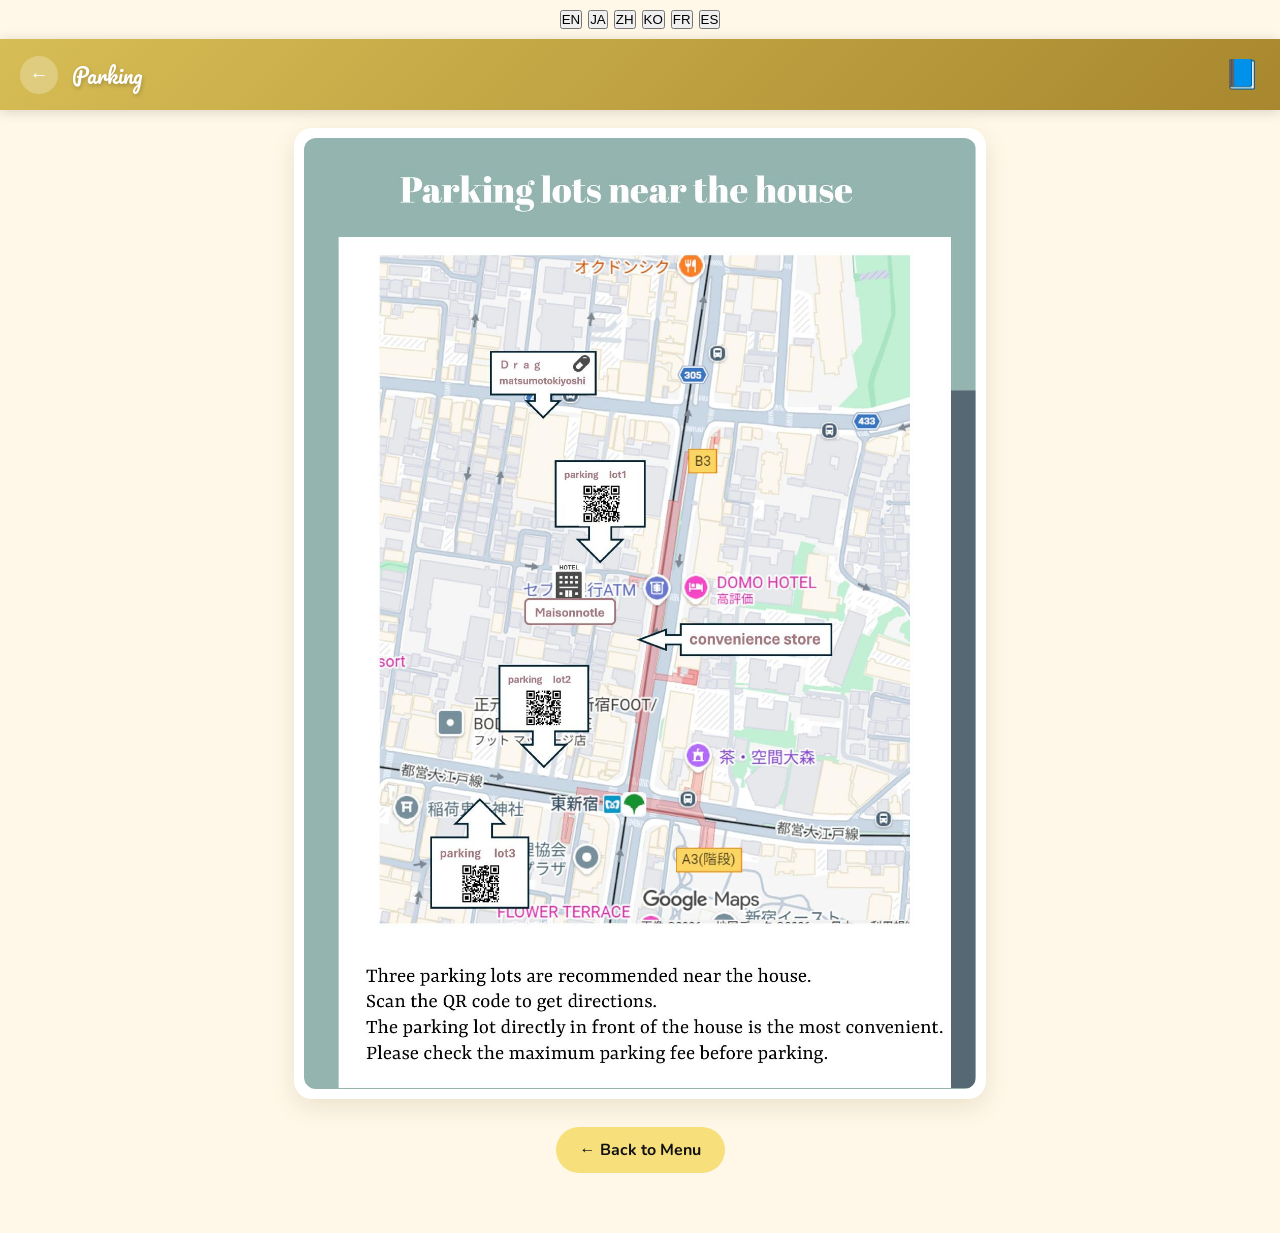
<file: parking/index.html>
<!DOCTYPE html>
<html lang="en">
<head>
<meta charset="UTF-8">
<meta name="viewport" content="width=device-width, initial-scale=1.0">
<title>Parking - Maison Notle 103</title>
<link href="https://fonts.googleapis.com/css2?family=Nunito:wght@600;700;800;900&family=Pacifico&display=swap" rel="stylesheet">
<link rel="stylesheet" href="../assets/cute-pack.css">
<link rel="stylesheet" href="../assets/i18n.css">
<style>
:root{--accent:#d7bd55;--accent-dark:#a8872e;--accent-light:#f7df7c;--cream:#fff8e8;--text-dark:#4a3b16;}
*{box-sizing:border-box;margin:0;padding:0;}
body{font-family:'Nunito',sans-serif;background:var(--cream);color:var(--text-dark);min-height:100vh;}
.top-bar{background:linear-gradient(135deg,var(--accent) 0%,var(--accent-dark) 100%);padding:16px 20px;display:flex;align-items:center;gap:14px;position:sticky;top:0;z-index:10;box-shadow:0 2px 12px rgba(0,0,0,0.15);}
.back-btn{background:rgba(255,255,255,0.25);border:none;border-radius:50%;width:38px;height:38px;display:flex;align-items:center;justify-content:center;cursor:pointer;font-size:1.2rem;color:#fff;text-decoration:none;flex-shrink:0;transition:background 0.2s;}
.back-btn:hover{background:rgba(255,255,255,0.4);}
.top-title{font-family:'Pacifico',cursive;font-size:1.3rem;color:#fff;text-shadow:1px 2px 4px rgba(0,0,0,0.2);flex:1;}
.top-emoji{font-size:1.8rem;}
.content{padding:18px 14px 40px;max-width:720px;margin:0 auto;}
.guide-stack{display:flex;flex-direction:column;gap:20px;}
.guide-card{background:#fff;border-radius:18px;padding:10px;box-shadow:0 8px 24px rgba(92,64,12,0.12);}
.guide-image{width:100%;display:block;border-radius:12px;}
.back-footer{text-align:center;margin-top:28px;padding-bottom:20px;}
.back-footer a{display:inline-flex;align-items:center;gap:8px;color:#111;font-weight:700;font-size:1rem;text-decoration:none;background:var(--accent-light);padding:12px 24px;border-radius:50px;transition:opacity 0.2s;}
.back-footer a:hover{opacity:0.8;}
</style>
</head>
<body>
<div class="lang-bar" style="display:flex;justify-content:center;gap:6px;padding:10px 16px;flex-wrap:wrap;background:var(--cream);">
  <button class="lang-btn active" onclick="setLang('en',this)">EN</button>
  <button class="lang-btn" onclick="setLang('ja',this)">JA</button>
  <button class="lang-btn" onclick="setLang('zh',this)">ZH</button>
  <button class="lang-btn" onclick="setLang('ko',this)">KO</button>
  <button class="lang-btn" onclick="setLang('fr',this)">FR</button>
  <button class="lang-btn" onclick="setLang('es',this)">ES</button>
</div>
<div class="top-bar">
  <a class="back-btn" href="../">&larr;</a>
  <div class="top-title" data-i18n="pageTitle">Parking</div>
  <div class="top-emoji">📘</div>
</div>
<main class="content">
  <section class="guide-stack">
    <figure class="guide-card"><img src="./assets/parking-guide.jpg" alt="Parking page 1" class="guide-image"></figure>
  </section>
  <div class="back-footer"><a href="../" data-i18n="backToMenu">&larr; Back to Menu</a></div>
</main>
<script>
const S={
  en:{pageTitle:'Parking',backToMenu:'← Back to Menu'},
  ja:{pageTitle:'駐車場案内',backToMenu:'← メニューへ戻る'},
  zh:{pageTitle:'停车指南',backToMenu:'← 返回菜单'},
  ko:{pageTitle:'주차 안내',backToMenu:'← 메뉴로 돌아가기'},
  fr:{pageTitle:'Stationnement',backToMenu:'← Retour au menu'},
  es:{pageTitle:'Aparcamiento',backToMenu:'← Volver al menú'}
};
// Translations handled by ../assets/i18n.js
</script>
<script src="../assets/i18n.js" defer></script>
</body>
</html>
</file>
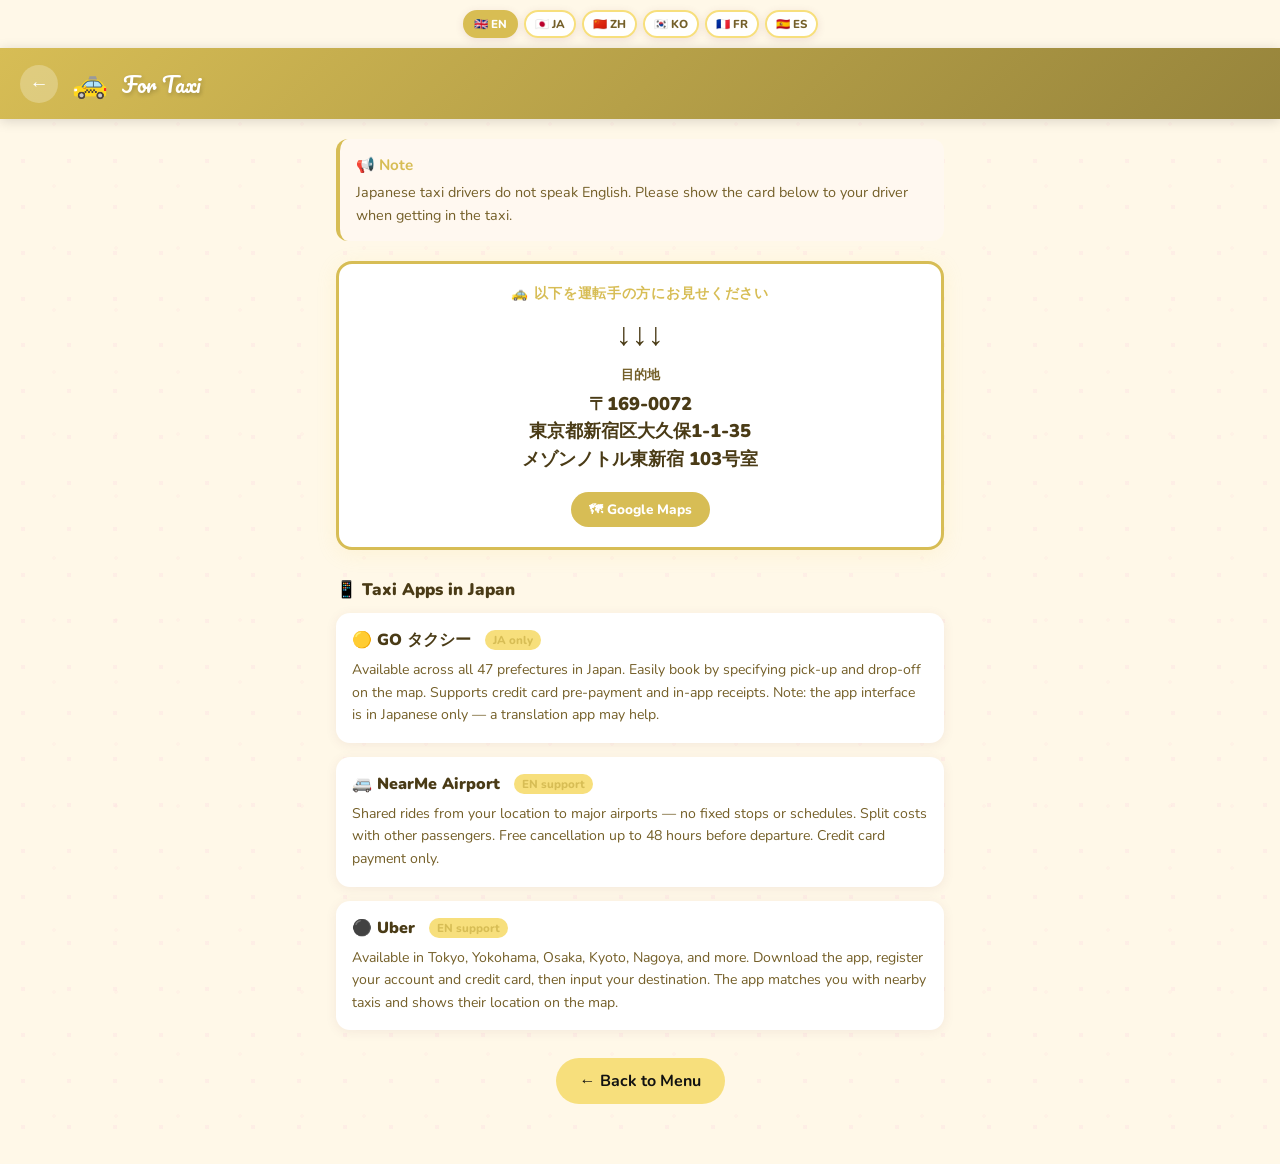
<file: taxi/index.html>
<!DOCTYPE html>
<html lang="en">
<head>
<meta charset="UTF-8">
<link rel="icon" href="data:image/svg+xml,<svg xmlns='http://www.w3.org/2000/svg' viewBox='0 0 32 32'><rect width='32' height='32' rx='10' fill='%23fff1f6'/><rect x='20' y='7' width='3' height='6' rx='1.5' fill='none' stroke='%23d9467d' stroke-width='1.6'/><path d='M5,17 Q5,15 7,14 L16,6 L25,14 Q27,15 27,17 Z' fill='none' stroke='%23d9467d' stroke-width='2' stroke-linejoin='round' stroke-linecap='round'/><rect x='7' y='16' width='18' height='11' rx='2.5' fill='none' stroke='%23d9467d' stroke-width='2'/><path d='M14,27 L14,22 Q14,19.5 16,19.5 Q18,19.5 18,22 L18,27' fill='none' stroke='%23d9467d' stroke-width='1.6'/><circle cx='10.5' cy='21' r='2' fill='none' stroke='%23d9467d' stroke-width='1.5'/><circle cx='21.5' cy='21' r='2' fill='none' stroke='%23d9467d' stroke-width='1.5'/></svg>">
<meta name="viewport" content="width=device-width, initial-scale=1.0">
<title>For Taxi — Maison Notle 103</title>
<link href="https://fonts.googleapis.com/css2?family=Nunito:wght@600;700;800;900&family=Pacifico&display=swap" rel="stylesheet">
<link rel="stylesheet" href="../assets/i18n.css">
<style>
  :root {
    --accent: #d7bd55;
    --accent-light: #f7df7c;
    --cream: #fff8e8;
    --text-dark: #4a3b16;
    --text-mid: #745f28;
  }
  * { box-sizing: border-box; margin: 0; padding: 0; }
  body { font-family: 'Nunito', sans-serif; background: var(--cream); color: var(--text-dark); min-height: 100vh; }
  .top-bar {
    background: linear-gradient(135deg, var(--accent) 0%, color-mix(in srgb, var(--accent) 70%, black) 100%);
    padding: 16px 20px;
    display: flex;
    align-items: center;
    gap: 14px;
    position: sticky;
    top: 0;
    z-index: 10;
    box-shadow: 0 2px 12px rgba(0,0,0,0.15);
  }
  .back-btn {
    background: rgba(255,255,255,0.25);
    border: none;
    border-radius: 50%;
    width: 38px; height: 38px;
    display: flex; align-items: center; justify-content: center;
    cursor: pointer;
    font-size: 1.2rem;
    color: #fff;
    text-decoration: none;
    flex-shrink: 0;
    transition: background 0.2s;
  }
  .back-btn:hover { background: rgba(255,255,255,0.4); }
  .top-title {
    font-family: 'Pacifico', cursive;
    font-size: 1.3rem;
    color: #fff;
    text-shadow: 1px 2px 4px rgba(0,0,0,0.2);
    flex: 1;
  }
  .top-emoji { font-size: 1.8rem; }
  .content { padding: 20px 16px 40px; max-width: 640px; margin: 0 auto; }
  .back-footer {
    text-align: center;
    margin-top: 28px;
    padding-bottom: 20px;
  }
  .back-footer a {
    display: inline-flex;
    align-items: center;
    gap: 8px;
    color: #111;
    font-weight: 700;
    font-size: 1rem;
    text-decoration: none;
    background: var(--accent-light);
    padding: 12px 24px;
    border-radius: 50px;
    transition: opacity 0.2s;
  }
  .back-footer a:hover { opacity: 0.8; }

  /* lang-bar */
  .lang-bar {
    display: flex;
    justify-content: center;
    gap: 6px;
    padding: 10px 16px;
    flex-wrap: wrap;
    background: var(--cream);
  }
  .lang-btn {
    border: 2px solid var(--accent-light);
    background: rgba(255,255,255,0.92);
    backdrop-filter: blur(6px);
    border-radius: 50px;
    padding: 4px 9px;
    font-family: 'Nunito', sans-serif;
    font-size: 0.72rem;
    font-weight: 800;
    color: var(--text-mid);
    cursor: pointer;
    transition: all 0.2s;
    box-shadow: 0 2px 8px rgba(120,50,80,0.12);
  }
  .lang-btn.active {
    background: var(--accent);
    border-color: var(--accent);
    color: #fff;
  }
  .lang-btn:hover:not(.active) {
    border-color: var(--accent);
    color: var(--accent);
  }

  /* note box */
  .note-box {
    background: #fff8f0;
    border-left: 4px solid var(--accent);
    border-radius: 12px;
    padding: 14px 16px;
    margin-bottom: 20px;
    font-size: 0.9rem;
    line-height: 1.6;
    color: var(--text-mid);
  }
  .note-box strong {
    color: var(--accent);
    display: block;
    margin-bottom: 4px;
    font-size: 0.95rem;
  }

  /* driver card */
  .driver-card {
    background: #fff;
    border: 3px solid var(--accent);
    border-radius: 16px;
    padding: 20px;
    margin-bottom: 24px;
    text-align: center;
    box-shadow: 0 4px 20px rgba(241,214,107,0.15);
  }
  .driver-card .driver-label {
    font-size: 0.85rem;
    font-weight: 800;
    color: var(--accent);
    text-transform: uppercase;
    letter-spacing: 0.05em;
    margin-bottom: 10px;
  }
  .driver-card .arrow-down {
    font-size: 2rem;
    display: block;
    margin-bottom: 10px;
  }
  .driver-card .destination {
    font-size: 1.15rem;
    font-weight: 900;
    color: var(--text-dark);
    line-height: 1.5;
    margin-bottom: 8px;
  }
  .driver-card .destination .address-label {
    font-size: 0.8rem;
    font-weight: 700;
    color: var(--text-mid);
    display: block;
    margin-bottom: 4px;
  }
  .driver-card .map-link {
    display: inline-flex;
    align-items: center;
    gap: 6px;
    margin-top: 12px;
    background: var(--accent);
    color: #fff;
    text-decoration: none;
    padding: 8px 18px;
    border-radius: 50px;
    font-size: 0.85rem;
    font-weight: 800;
    transition: opacity 0.2s;
  }
  .driver-card .map-link:hover { opacity: 0.85; }

  /* section heading */
  .section-heading {
    font-size: 1.05rem;
    font-weight: 900;
    color: var(--text-dark);
    margin: 28px 0 12px;
    display: flex;
    align-items: center;
    gap: 8px;
  }

  /* app card */
  .app-card {
    background: #fff;
    border-radius: 14px;
    padding: 16px;
    margin-bottom: 14px;
    box-shadow: 0 2px 12px rgba(120,50,80,0.08);
  }
  .app-card .app-name {
    font-size: 1rem;
    font-weight: 900;
    color: var(--text-dark);
    margin-bottom: 8px;
    display: flex;
    align-items: center;
    gap: 8px;
  }
  .app-card .app-body {
    font-size: 0.88rem;
    line-height: 1.6;
    color: var(--text-mid);
  }
  .app-card .app-tag {
    display: inline-block;
    background: var(--accent-light);
    color: var(--accent);
    font-size: 0.72rem;
    font-weight: 800;
    border-radius: 50px;
    padding: 2px 8px;
    margin-left: 6px;
  }
</style>
  <link rel="stylesheet" href="../assets/cute-pack.css">
  <style id="cute-pack-theme">:root{--cp-chip-a:#f4e5aa;--cp-chip-b:#fdf1f7;--cp-hover-shadow:rgba(241,214,107,.18);--cp-dot-1:rgba(249,168,212,.12);}</style>
</head>
<body>
<div class="lang-bar">
  <button class="lang-btn active" onclick="setLang('en', this)">🇬🇧 EN</button>
  <button class="lang-btn" onclick="setLang('ja', this)">🇯🇵 JA</button>
  <button class="lang-btn" onclick="setLang('zh', this)">🇨🇳 ZH</button>
  <button class="lang-btn" onclick="setLang('ko', this)">🇰🇷 KO</button>
  <button class="lang-btn" onclick="setLang('fr', this)">🇫🇷 FR</button>
  <button class="lang-btn" onclick="setLang('es', this)">🇪🇸 ES</button>
</div>
<div class="top-bar">
  <a href="../" class="back-btn">←</a>
  <span class="top-emoji">🚕</span>
  <div class="top-title" data-i18n="pageTitle">For Taxi</div>
</div>

<div class="content">

  <!-- Note to guest -->
  <div class="note-box">
    <strong data-i18n="noteTitle">📢 Note</strong>
    <span data-i18n="noteBody">Japanese taxi drivers do not speak English. Please show the card below to your driver when getting in the taxi.</span>
  </div>

  <!-- Driver card (日本語固定 — 運転手に見せる用) -->
  <div class="driver-card">
    <div class="driver-label" data-i18n="driverLabel">🚕 以下を運転手の方にお見せください</div>
    <span class="arrow-down">↓↓↓</span>
    <div class="destination">
      <span class="address-label">目的地</span>
      〒169-0072<br>
      東京都新宿区大久保1-1-35<br>
      メゾンノトル東新宿 103号室</div>
    <a class="map-link" href="https://maps.google.com/?q=東京都新宿区大久保1-1-35+メゾンノトル東新宿+103号室" target="_blank">
      🗺 Google Maps
    </a>
  </div>

  <!-- Taxi apps -->
  <div class="section-heading" data-i18n="appsTitle">📱 Taxi Apps in Japan</div>

  <div class="app-card">
    <div class="app-name">🟡 GO タクシー <span class="app-tag" data-i18n="jaOnly">JA only</span></div>
    <div class="app-body" data-i18n="goBody">Available across all 47 prefectures in Japan. Easily book by specifying pick-up and drop-off on the map. Supports credit card pre-payment and in-app receipts. Note: the app interface is in Japanese only — a translation app may help.</div>
  </div>

  <div class="app-card">
    <div class="app-name">🚐 NearMe Airport <span class="app-tag" data-i18n="enSupport">EN support</span></div>
    <div class="app-body" data-i18n="nearmeBody">Shared rides from your location to major airports — no fixed stops or schedules. Split costs with other passengers. Free cancellation up to 48 hours before departure. Credit card payment only.</div>
  </div>

  <div class="app-card">
    <div class="app-name">⚫ Uber <span class="app-tag" data-i18n="enSupport2">EN support</span></div>
    <div class="app-body" data-i18n="uberBody">Available in Tokyo, Yokohama, Osaka, Kyoto, Nagoya, and more. Download the app, register your account and credit card, then input your destination. The app matches you with nearby taxis and shows their location on the map.</div>
  </div>

  <div class="back-footer">
    <a href="../" data-i18n="backToMenu">← Back to Menu</a>
  </div>
</div>

<script>
const STRINGS = {
  en: {
    pageTitle: 'For Taxi',
    noteTitle: '📢 Note',
    noteBody: 'Japanese taxi drivers do not speak English. Please show the card below to your driver when getting in the taxi.',
    appsTitle: '📱 Taxi Apps in Japan',
    goBody: 'Available across all 47 prefectures in Japan. Easily book by specifying pick-up and drop-off on the map. Supports credit card pre-payment and in-app receipts. Note: the app interface is in Japanese only — a translation app may help.',
    nearmeBody: 'Shared rides from your location to major airports — no fixed stops or schedules. Split costs with other passengers. Free cancellation up to 48 hours before departure. Credit card payment only.',
    uberBody: 'Available in Tokyo, Yokohama, Osaka, Kyoto, Nagoya, and more. Download the app, register your account and credit card, then input your destination. The app matches you with nearby taxis and shows their location on the map.',
    jaOnly: 'JA only',
    enSupport: 'EN support',
    enSupport2: 'EN support',
    driverLabel: '🚕 Please show this card to your driver',
    backToMenu: '← Back to Menu',
  },
  ja: {
    pageTitle: 'タクシー利用案内',
    noteTitle: '📢 ご案内',
    noteBody: '日本のタクシー運転手は英語を話しません。乗車時に以下のカードを運転手にお見せください。',
    appsTitle: '📱 タクシーアプリ',
    goBody: '全国47都道府県で利用可能。地図上で乗降場所を指定して簡単予約。クレジットカード事前決済・アプリ内領収書に対応しています。',
    nearmeBody: '指定場所から主要空港まで乗合タクシー。乗合で料金を分担。出発48時間前まで無料キャンセル可。クレジットカード払いのみ。',
    uberBody: '東京・横浜・大阪・京都・名古屋などで利用可能。アプリをダウンロードしてアカウントを作成し、目的地を入力するだけ。近くのタクシーとマッチングされます。',
    jaOnly: '日本語のみ',
    enSupport: '英語対応',
    enSupport2: '英語対応',
    driverLabel: '🚕 以下を運転手の方にお見せください',
    backToMenu: '← メニューへ戻る',
  },
  zh: {
    pageTitle: '出租车指南',
    noteTitle: '📢 提示',
    noteBody: '日本出租车司机不会说英语。上车时请将以下卡片出示给司机。',
    appsTitle: '📱 日本打车应用',
    goBody: '覆盖日本全部47个都道府县。在地图上指定上下车地点即可轻松预约。支持信用卡预付款和应用内收据。注意：界面仅有日语，可能需要翻译软件辅助。',
    nearmeBody: '从指定地点到主要机场的拼车服务，无需等待固定班次。可与其他乘客分摊费用。出发48小时前可免费取消。仅支持信用卡付款。',
    uberBody: '可在东京、横滨、大阪、京都、名古屋等城市使用。下载应用并注册账户和信用卡信息，输入目的地，应用将为您匹配附近的出租车。',
    jaOnly: '仅日语',
    enSupport: '支持英语',
    enSupport2: '支持英语',
    driverLabel: '🚕 请将此卡片出示给司机',
    backToMenu: '← 返回菜单',
  },
  ko: {
    pageTitle: '택시 안내',
    noteTitle: '📢 안내',
    noteBody: '일본 택시 기사는 영어를 하지 못합니다. 승차 시 아래 카드를 기사에게 보여주세요.',
    appsTitle: '📱 일본 택시 앱',
    goBody: '일본 전국 47개 도도부현에서 이용 가능. 지도에서 승하차 위치를 지정해 간편 예약. 신용카드 선결제 및 앱 내 영수증 지원. 앱 인터페이스는 일본어 전용.',
    nearmeBody: '지정 장소에서 주요 공항까지 합승 서비스. 다른 승객과 요금 분담 가능. 출발 48시간 전까지 무료 취소. 신용카드 결제만 가능.',
    uberBody: '도쿄, 요코하마, 오사카, 교토, 나고야 등에서 이용 가능. 앱을 다운로드하고 계정 및 신용카드를 등록한 후 목적지를 입력하면 근처 택시와 연결됩니다.',
    jaOnly: '일본어 전용',
    enSupport: '영어 지원',
    enSupport2: '영어 지원',
    driverLabel: '🚕 이 카드를 기사님께 보여주세요',
    backToMenu: '← 메뉴로 돌아가기',
  },
  fr: {
    pageTitle: 'Guide Taxi',
    noteTitle: '📢 Note',
    noteBody: 'Les chauffeurs de taxi japonais ne parlent pas anglais. Montrez la carte ci-dessous à votre chauffeur en montant dans le taxi.',
    appsTitle: '📱 Applications de taxi au Japon',
    goBody: 'Disponible dans les 47 préfectures du Japon. Réservez facilement en indiquant les points de prise en charge et de dépose sur la carte. Paiement par carte bancaire disponible. Interface en japonais uniquement.',
    nearmeBody: "Trajets partagés depuis votre emplacement vers les grands aéroports. Partagez les frais avec d'autres passagers. Annulation gratuite jusqu'à 48h avant le départ. Paiement par carte uniquement.",
    uberBody: "Disponible à Tokyo, Yokohama, Osaka, Kyoto, Nagoya et plus. Téléchargez l'appli, créez un compte et ajoutez votre carte bancaire, puis saisissez votre destination.",
    jaOnly: 'JA uniquement',
    enSupport: 'Support EN',
    enSupport2: 'Support EN',
    driverLabel: '🚕 Veuillez montrer cette carte à votre chauffeur',
    backToMenu: '← Retour au menu',
  },
  es: {
    pageTitle: 'Guía de Taxi',
    noteTitle: '📢 Nota',
    noteBody: 'Los taxistas japoneses no hablan inglés. Muestre la tarjeta de abajo a su conductor al subir al taxi.',
    appsTitle: '📱 Apps de taxi en Japón',
    goBody: 'Disponible en las 47 prefecturas de Japón. Reserve fácilmente especificando los puntos de recogida y destino en el mapa. Acepta pago con tarjeta de crédito. Interfaz solo en japonés.',
    nearmeBody: 'Viajes compartidos desde su ubicación a los principales aeropuertos. Comparta el coste con otros pasajeros. Cancelación gratuita hasta 48 horas antes. Solo pago con tarjeta.',
    uberBody: 'Disponible en Tokio, Yokohama, Osaka, Kioto, Nagoya y más. Descargue la app, registre su cuenta y tarjeta, luego ingrese su destino.',
    jaOnly: 'Solo JA',
    enSupport: 'Soporte EN',
    enSupport2: 'Soporte EN',
    driverLabel: '🚕 Por favor muestre esta tarjeta a su conductor',
    backToMenu: '← Volver al menú',
  },
};
// Translations handled by ../assets/i18n.js
</script>
  <script src="../assets/i18n.js" defer></script>
  <script src="../assets/cute-pack.js" defer></script>
</body>
</html>
</file>
<file: assets/cute-pack.css>
/* ==== Cute Pack: shared lightweight decorations (no deps) ==== */
:root {
  --cp-chip-a: #eaf6ff;
  --cp-chip-b: #fdf1f7;
  --cp-hover-shadow: rgba(80, 140, 200, .18);
  --cp-dot-1: rgba(140, 190, 240, .10);
  --cp-dot-2: rgba(255, 170, 200, .08);
  --cp-sparkle: #ffb6d1;
}

@media (prefers-reduced-motion: no-preference) {
  .hero-house,
  .hero .mark,
  header.hero .mark,
  body:not(.cp-emergency) .top-emoji,
  body:not(.cp-emergency) .top h1 span[aria-hidden="true"] {
    display: inline-block;
    animation: cp-bob 3s ease-in-out infinite;
    will-change: transform;
  }

  @keyframes cp-bob {
    0%, 100% { transform: translateY(0) rotate(-2deg); }
    50% { transform: translateY(-8px) rotate(2deg); }
  }

  .pl-icon {
    display: inline-block;
    animation: cp-wiggle 4s ease-in-out infinite;
    will-change: transform;
  }

  .pl-btn:nth-child(2) .pl-icon { animation-delay: .6s; }
  .pl-btn:nth-child(3) .pl-icon { animation-delay: 1.2s; }
  .pl-btn:nth-child(4) .pl-icon { animation-delay: 1.8s; }

  @keyframes cp-wiggle {
    0%, 88%, 100% { transform: rotate(0); }
    90% { transform: rotate(-8deg) scale(1.08); }
    94% { transform: rotate(8deg) scale(1.08); }
    98% { transform: rotate(-4deg); }
  }

  .wifi-card,
  .wifi {
    position: relative;
    overflow: hidden;
  }

  .wifi-card::after,
  .wifi::after {
    content: '';
    position: absolute;
    top: 0;
    left: -80%;
    width: 50%;
    height: 100%;
    background: linear-gradient(105deg, transparent, rgba(255,255,255,.35), transparent);
    animation: cp-shine 5s ease-in-out infinite;
    pointer-events: none;
  }

  @keyframes cp-shine {
    0%, 70% { transform: translateX(0); opacity: 1; }
    85%, 100% { transform: translateX(420%); opacity: 1; }
  }

  .cp-reveal {
    opacity: 0;
    transform: translateY(14px) scale(.98);
    transition: opacity .5s ease, transform .5s cubic-bezier(.34, 1.56, .64, 1);
  }

  .cp-reveal.cp-in {
    opacity: 1;
    transform: none;
  }

  .chat-avatar {
    animation: cp-hop 6s ease-in-out infinite;
    will-change: transform;
  }

  @keyframes cp-hop {
    0%, 92%, 100% { transform: translateY(0); }
    94% { transform: translateY(-5px); }
    97% { transform: translateY(0); }
    98.5% { transform: translateY(-2px); }
  }
}

@media (prefers-reduced-motion: reduce) {
  .hero-house,
  .hero .mark,
  header.hero .mark,
  .top-emoji,
  .pl-icon,
  .chat-avatar,
  .wifi-card::after,
  .wifi::after {
    animation: none !important;
  }

  .cp-reveal,
  .cp-reveal.cp-in {
    opacity: 1 !important;
    transform: none !important;
    transition: none !important;
  }
}

.pl-btn,
.chip,
.em-btn,
.lang-btn,
.back-btn,
.back,
.back-footer a,
.maps-btn,
.map-link,
.wifi-row,
.qr-toggle,
.send-btn {
  transition: transform .15s cubic-bezier(.34, 1.56, .64, 1), box-shadow .15s;
}

.pl-btn:active,
.chip:active,
.em-btn:active,
.lang-btn:active,
.back-btn:active,
.back:active,
.back-footer a:active,
.maps-btn:active,
.map-link:active,
.wifi-row:active,
.qr-toggle:active,
.send-btn:active {
  transform: scale(.94);
}

.pl-btn:hover,
.back:hover,
.back-footer a:hover,
.maps-btn:hover,
.map-link:hover,
.wifi-row:hover,
.qr-toggle:hover {
  transform: translateY(-3px) scale(1.02);
  box-shadow: 0 10px 24px var(--cp-hover-shadow);
}

.pl-icon-wrap {
  background: linear-gradient(135deg, var(--cp-chip-a), var(--cp-chip-b)) !important;
  border-radius: 50%;
  box-shadow: inset 0 0 0 3px #fff, 0 3px 8px rgba(120, 160, 220, .15);
}

body {
  background-image:
    radial-gradient(var(--cp-dot-1) 2.5px, transparent 2.5px),
    radial-gradient(var(--cp-dot-2) 2px, transparent 2px);
  background-size: 46px 46px, 62px 62px;
  background-position: 0 0, 23px 31px;
}

.menu-group-title::after {
  content: ' ✦';
  font-size: .7em;
  color: var(--cp-sparkle);
  vertical-align: super;
}
/* ==== /Cute Pack ==== */
</file>
<file: assets/i18n.css>
/* Minimal shared styles for language switchers across pages.
   Intentionally light to avoid overriding page-specific designs. */

.lang-btn {
  -webkit-tap-highlight-color: transparent;
  touch-action: manipulation;
}

.lang-btn.active {
  filter: saturate(1.02);
}

/* Support both switcher placements already used in pages */
.lang-switcher, .lang-bar {
  /* no-op by default; pages define their own layout */
}
</file>
